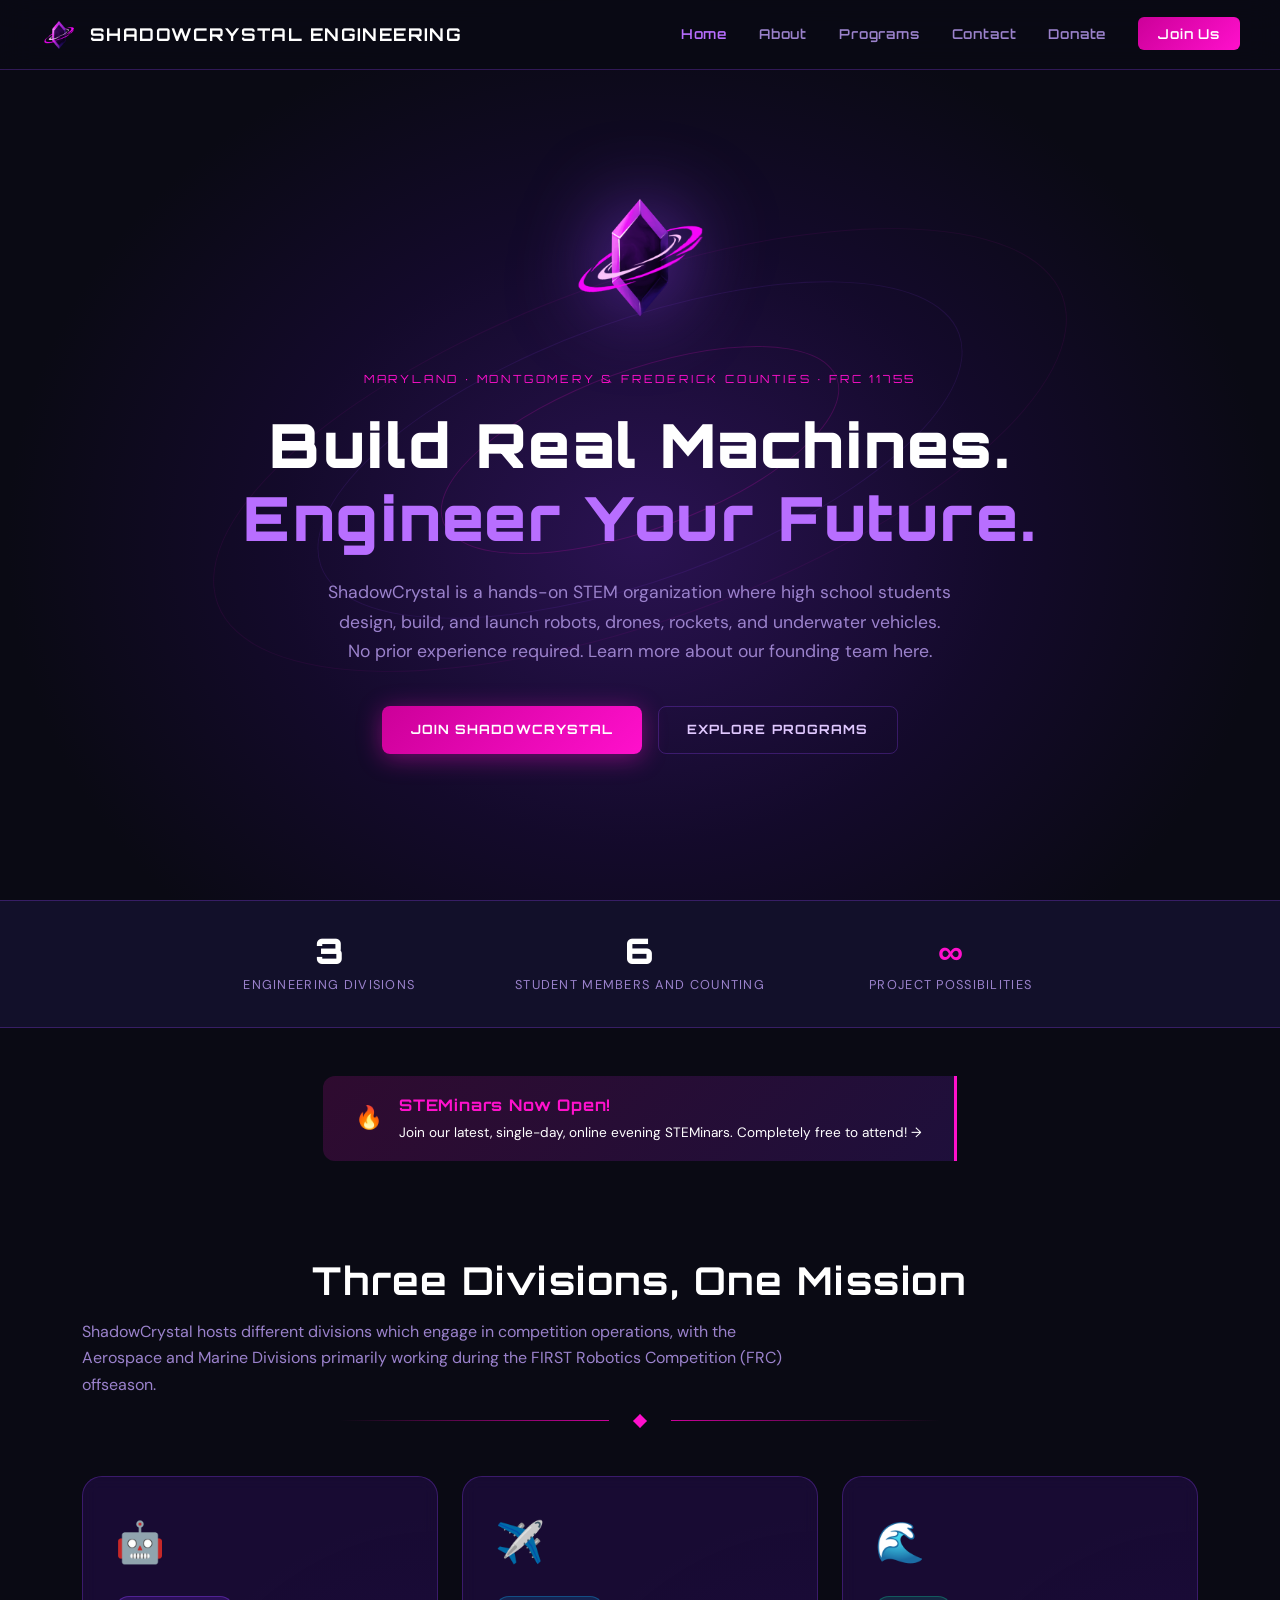
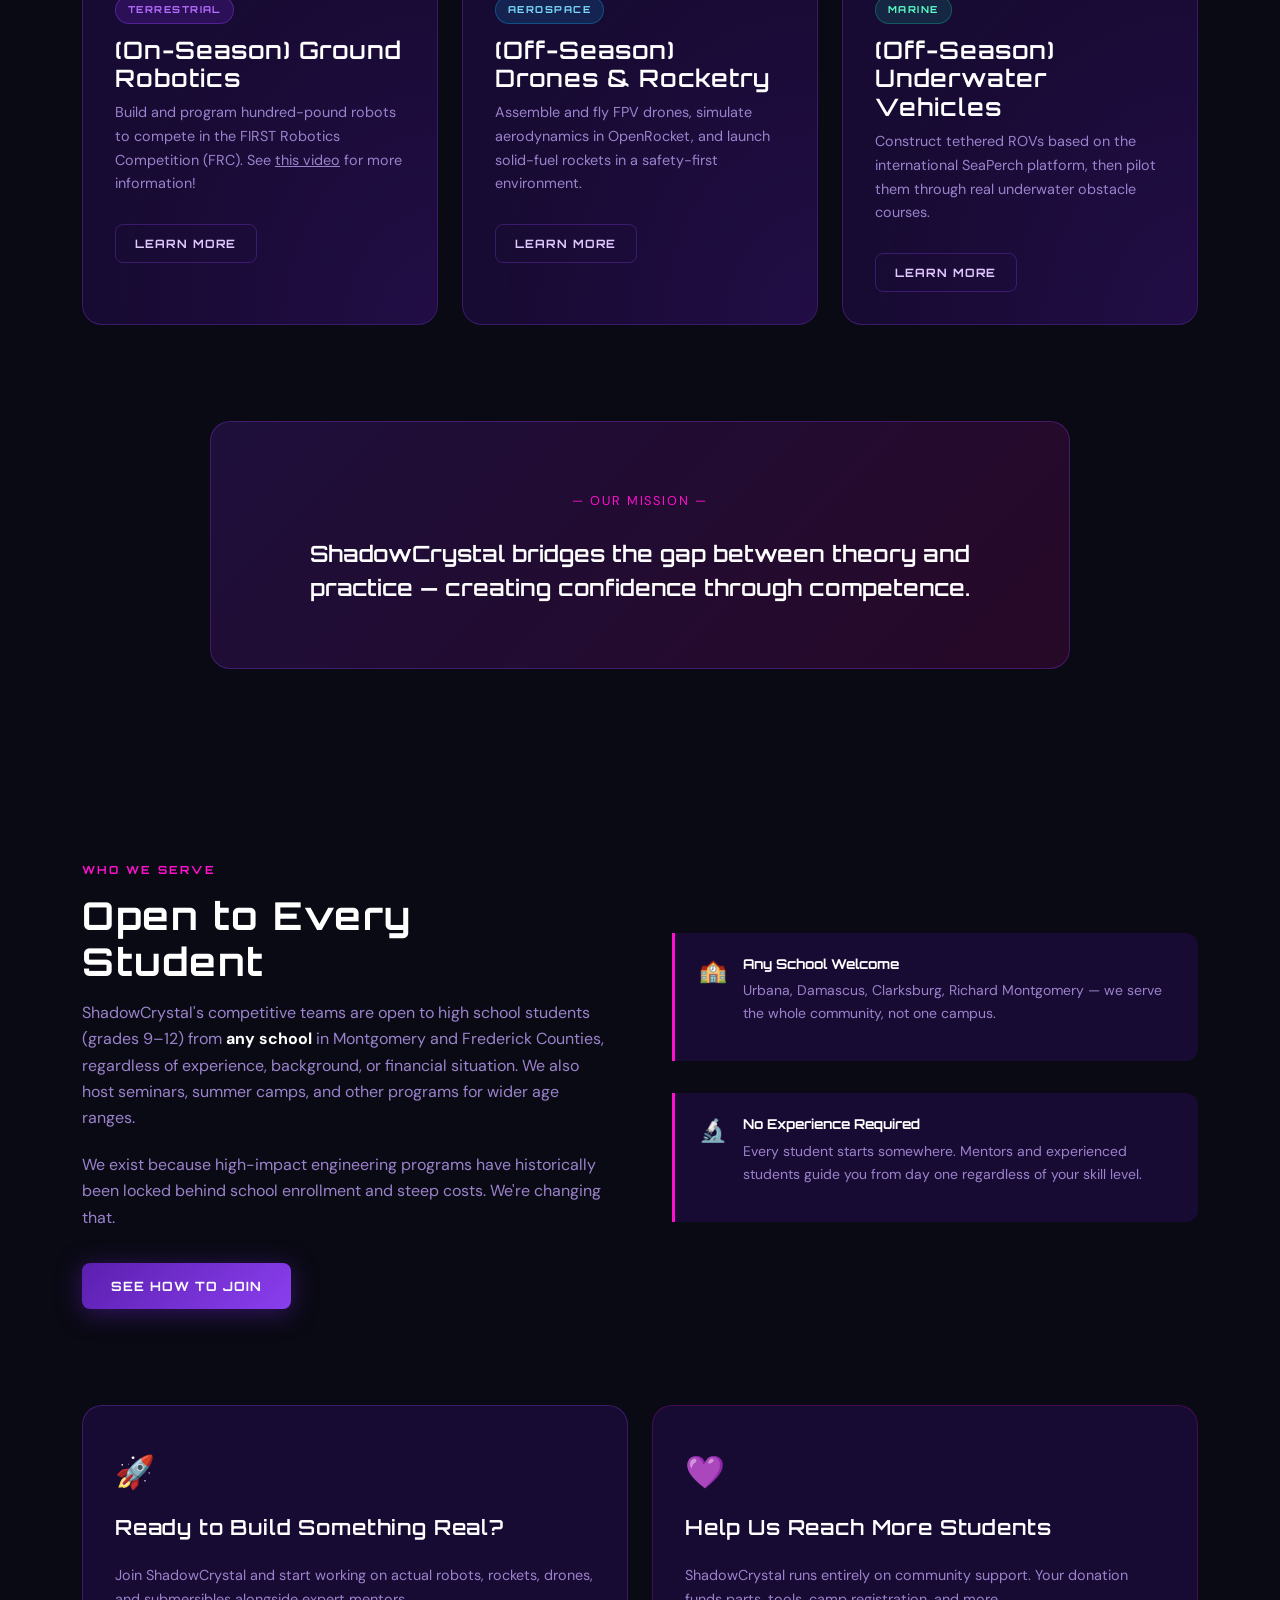
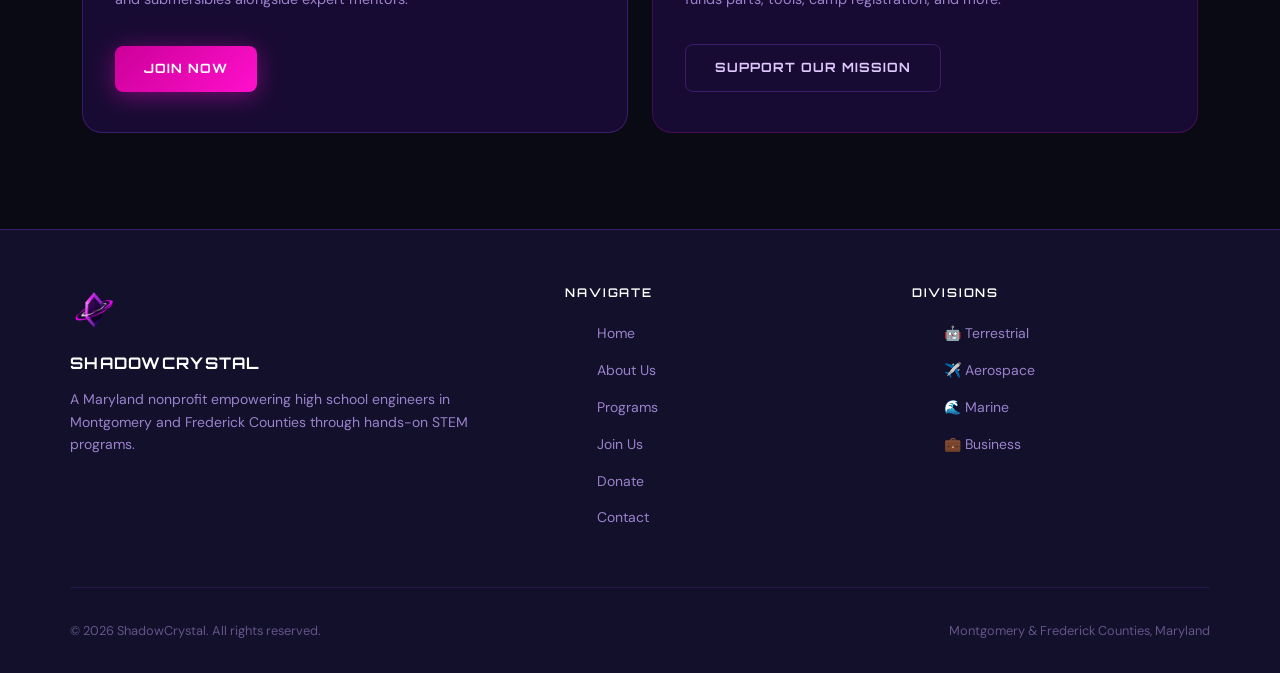
<file: index.html>
<!DOCTYPE html>
<html lang="en">
<head>
  <meta charset="UTF-8">
  <meta name="viewport" content="width=device-width, initial-scale=1.0">
  <title>ShadowCrystal·FRC Team 11755</title>
  <link href="https://cdn.jsdelivr.net/npm/bootstrap@5.3.8/dist/css/bootstrap.min.css" rel="stylesheet" integrity="sha384-sRIl4kxILFvY47J16cr9ZwB07vP4J8+LH7qKQnuqkuIAvNWLzeN8tE5YBujZqJLB" crossorigin="anonymous">
  <link rel="stylesheet" href="assets/style.css">

  <link rel="icon" type="image/x-icon" href="assets/faviconlogo.png">
  <style>
    /* ── Hero ── */
    .hero {
      position: relative;
      min-height: 100vh;
      display: flex;
      align-items: center;
      justify-content: center;
      text-align: center;
      padding: 8rem 2rem 6rem;
      overflow: hidden;
      background: radial-gradient(ellipse at 50% 60%, rgba(91,31,175,0.4) 0%, rgba(26,10,58,0.6) 40%, var(--void) 70%);
    }
    .hero-content { position: relative; z-index: 1; max-width: 860px; }
    .hero-logo {
      width: 160px;
      margin: 0 auto 2rem;
      filter: drop-shadow(0 0 40px rgba(139,63,239,0.7));
      animation: float 5s ease-in-out infinite;
    }
    @keyframes float {
      0%, 100% { transform: translateY(0); }
      50% { transform: translateY(-12px); }
    }
    .hero-eyebrow {
      font-family: 'Orbitron', sans-serif;
      font-size: 0.7rem;
      letter-spacing: 0.25em;
      text-transform: uppercase;
      color: var(--plasma);
      margin-bottom: 1.25rem;
    }
    .hero-title {
      color: var(--white);
      margin-bottom: 1.5rem;
    }
    .hero-title span { color: var(--crystal-glow); }
    .hero-sub {
      font-size: 1.1rem;
      max-width: 52ch;
      margin: 0 auto 2.5rem;
      color: var(--star-dim);
    }
    .hero-ctas { display: flex; gap: 1rem; justify-content: center; flex-wrap: wrap; }

    /* ── Orbit ring decoration ── */
    .orbit-ring {
      position: absolute;
      border-radius: 50%;
      border: 1px solid rgba(255,16,204,0.18);
      top: 50%; left: 50%;
      transform: translate(-50%, -50%) rotate(-20deg);
      pointer-events: none;
    }
    .orbit-ring-1 { width: 420px; height: 160px; }
    .orbit-ring-2 { width: 680px; height: 260px; border-color: rgba(139,63,239,0.12); }
    .orbit-ring-3 { width: 900px; height: 340px; border-color: rgba(255,16,204,0.07); }

    /* ── Stats band ── */
    .stats-band {
      background: var(--void-2);
      border-top: 1px solid var(--border);
      border-bottom: 1px solid var(--border);
      padding: 2rem;
    }
    .stats-inner {
      max-width: 900px;
      margin: 0 auto;
      display: grid;
      grid-template-columns: repeat(auto-fit, minmax(160px, 1fr));
      gap: 2rem;
      text-align: center;
    }
    .stat-number {
      font-family: 'Orbitron', sans-serif;
      font-size: 2.2rem;
      font-weight: 900;
      color: var(--white);
      line-height: 1;
    }
    .stat-number .accent { color: var(--plasma); }
    .stat-label { font-size: 0.8rem; color: var(--star-dim); margin-top: 0.35rem; text-transform: uppercase; letter-spacing: 0.1em; }

    /* ── Divisions preview ── */
    .division-card { position: relative; overflow: hidden; }
    .division-card::before {
      content: '';
      position: absolute;
      inset: 0;
      background: radial-gradient(ellipse at bottom right, rgba(91,31,175,0.15), transparent 65%);
      border-radius: var(--radius-lg);
      pointer-events: none;
    }
    .division-card > * {
        position: relative;
        z-index: 2;
    }
    .division-card h3 { color: var(--white); margin-bottom: 0.5rem; }
    .division-card p { font-size: 0.9rem; margin-bottom: 1.25rem; }

    /* ── Mission strip ── */
    .mission-strip {
      background: linear-gradient(135deg, rgba(91,31,175,0.25), rgba(204,0,153,0.15));
      border: 1px solid var(--border);
      border-radius: var(--radius-lg);
      padding: 3rem;
      text-align: center;
      max-width: 860px;
      margin: 0 auto;
      position: relative;
      overflow: hidden;
    }
    .mission-strip blockquote {
      font-family: 'Orbitron', sans-serif;
      font-size: clamp(1rem, 2.5vw, 1.4rem);
      font-weight: 600;
      color: var(--white);
      line-height: 1.5;
    }
    .mission-strip cite {
      display: block;
      font-family: 'DM Sans', sans-serif;
      font-style: normal;
      font-size: 0.8rem;
      color: var(--plasma);
      letter-spacing: 0.15em;
      text-transform: uppercase;
      margin-top: 1.25rem;
    }

    /* ── CTA section ── */
    .cta-grid {
      display: grid;
      grid-template-columns: repeat(auto-fit, minmax(300px, 1fr));
      gap: 1.5rem;
    }
    .cta-card {
      background: var(--card-bg);
      border: 1px solid var(--border);
      border-radius: var(--radius-lg);
      padding: 2.5rem 2rem;
      display: flex;
      flex-direction: column;
      gap: 1rem;
    }
    .cta-card h3 { color: var(--white); font-size: 1.3rem; }
    .cta-card p { font-size: 0.9rem; }
    .cta-card .btn { align-self: flex-start; margin-top: auto; }
  </style>
</head>
<body>

  <!-- Navigation -->
  <nav class="SCnav">
    <a href="index.html" class="nav-brand">
      <img src="assets/logo.png" alt="ShadowCrystal logo">
      <span class="nav-brand-name">SHADOWCRYSTAL ENGINEERING</span>
    </a>
    <button class="nav-toggle" aria-label="Toggle menu" onclick="document.querySelector('.nav-links').classList.toggle('open')">
      <span></span><span></span><span></span>
    </button>
    <ul class="nav-links mt-3">
      <li><a href="index.html" class="active">Home</a></li>
      <li><a href="about.html">About</a></li>
      <li><a href="programs.html">Programs</a></li>
      <li><a href="contact.html">Contact</a></li>
      <li><a href="donate.html">Donate</a></li>
      <li><a href="join.html" class="nav-cta">Join Us</a></li>
    </ul>
  </nav>

  <!-- Hero -->
  <section class="hero">
    <div class="starfield"></div>
    <div class="orbit-ring orbit-ring-1"></div>
    <div class="orbit-ring orbit-ring-2"></div>
    <div class="orbit-ring orbit-ring-3"></div>
    <div class="hero-content">
      <img src="assets/logo.png" alt="ShadowCrystal" class="hero-logo">
      <p class="hero-eyebrow text-center w-100 mx-auto">Maryland · Montgomery &amp; Frederick Counties · FRC 11755</p>

      
      <h1 class="hero-title">
        Build Real Machines.<br>
        <span>Engineer Your Future.</span>
      </h1>
      <p class="hero-sub">
        ShadowCrystal is a hands-on STEM organization where high school students design, build, and
        launch robots, drones, rockets, and underwater vehicles. <br>
        No prior experience required. Learn more about our founding team <a href="https://shadowcrystal.org/about.html#:~:text=learning%20environment%20%E2%80%94%20always.-,Founding%20Team,-FOUNDER">here</a>.
      </p>
      <div class="hero-ctas">
        <a href="join.html" class="btn btn-plasma">Join ShadowCrystal</a>
        <a href="programs.html" class="btn btn-ghost">Explore Programs</a>
      </div>
    </div>
  </section>

  <!-- Stats -->
  <div class="stats-band">
    <div class="stats-inner">
      <div>
        <div class="stat-number">3</div>
        <div class="stat-label">Engineering Divisions</div>
      </div>
      <div>
        <div class="stat-number">6</div>
        <div class="stat-label">Student Members and Counting</div>
      </div>
      <div>
        <div class="stat-number"><span class="accent">∞</span></div>
        <div class="stat-label">Project Possibilities</div>
      </div>
    </div>
  </div>

  <!-- Summer camp advertisement -->
  <section style="padding: 3rem 2rem 0 2rem;">
    <div class="container text-center">
      <a href="programs.html#summer-camps" style="display: inline-block;">
        <div class="value-pill" style="border-left: none; border-right: 3px solid var(--plasma); border-radius: var(--radius) 0 0 var(--radius); margin: 0 auto; display: inline-flex; align-items: center; background: linear-gradient(135deg, rgba(255,16,204,0.15), rgba(91,31,175,0.25)); padding: 1rem 2rem;">
          <span class="value-pill-icon">🔥</span>
          <div class="text-start">
            <div class="value-pill-title" style="color: var(--plasma); font-size: 1rem; letter-spacing: 0.05em;">STEMinars Now Open!</div>
            <p style="font-size: 0.85rem; margin: 0; color: var(--white);">Join our latest, single-day, online evening STEMinars. Completely free to attend! &rarr;</p>
          </div>
        </div>
      </a>
    </div>
  </section>

  <!-- Divisions Preview -->
  <section>
    <div class="container">
      <h2 class="section-title text-center">Three Divisions, One Mission</h2>
      <p>ShadowCrystal hosts different divisions which engage in competition operations, with the Aerospace and Marine Divisions primarily working during the FIRST Robotics Competition (FRC) offseason.</p>
      <div class="orbital-divider"><div class="orbital-gem"></div></div>
      <div class="SCcard-grid SCcard-grid-3">

        <div class="SCcard division-card">
          <div class="division-icon">🤖</div>
          <span class="division-tag tag-terrestrial">Terrestrial</span>
          <h3>(On-Season) Ground Robotics</h3>
          <p>Build and program hundred-pound robots to compete in the FIRST Robotics Competition (FRC). See <u><a href="https://www.youtube.com/watch?v=Jd29kzjclV0">this video</a></u> for more information!</p>
          <a href="programs.html#terrestrial" class="btn btn-ghost" style="font-size:0.72rem; padding:0.6rem 1.2rem; margin-top:0.5rem;">Learn More</a>
        </div>

        <div class="SCcard division-card">
          <div class="division-icon">✈️</div>
          <span class="division-tag tag-aerospace">Aerospace</span>
          <h3>(Off-Season) Drones &amp; Rocketry</h3>
          <p>Assemble and fly FPV drones, simulate aerodynamics in OpenRocket, and launch solid-fuel rockets in a safety-first environment.</p>
          <a href="programs.html#aerospace" class="btn btn-ghost" style="font-size:0.72rem; padding:0.6rem 1.2rem; margin-top:0.5rem;">Learn More</a>
        </div>

        <div class="SCcard division-card">
          <div class="division-icon">🌊</div>
          <span class="division-tag tag-marine">Marine</span>
          <h3>(Off-Season) Underwater Vehicles</h3>
          <p>Construct tethered ROVs based on the international SeaPerch platform, then pilot them through real underwater obstacle courses.</p>
          <a href="programs.html#marine" class="btn btn-ghost" style="font-size:0.72rem; padding:0.6rem 1.2rem; margin-top:0.5rem;">Learn More</a>
        </div>

      </div>
    </div>
  </section>

  <!-- Mission Quote -->
  <section style="padding-top: 0;">
    <div class="container">
      <div class="mission-strip">
        <cite>— Our Mission —</cite>
        <br>
        <blockquote>
          ShadowCrystal bridges the gap between theory and practice — creating confidence through competence.
        </blockquote>
      </div>
    </div>
  </section>

  <!-- Who We Serve -->
  <section>
    <div class="container-lg">
      <div style="display: grid; grid-template-columns: 1fr 1fr; gap: 4rem; align-items: center;">
        <div>
          <p class="section-label">Who We Serve</p>
          <h2 class="section-title">Open to Every Student</h2>
          <p style="margin-bottom: 1.25rem;">
            ShadowCrystal's competitive teams are open to high school students (grades 9–12) from <strong style="color:var(--white)">any school</strong> in 
            Montgomery and Frederick Counties, regardless of experience, background, or financial situation. We also host seminars, summer camps, and other programs for wider age ranges.
          </p>
          <p style="margin-bottom: 2rem;">
            We exist because high-impact engineering programs have historically been locked behind school
            enrollment and steep costs. We're changing that.
          </p>
          <a href="join.html" class="btn btn-primary">See How to Join</a>
        </div>
        <div style="display: flex; flex-direction: column; gap: 1rem;">
          <div class="value-pill">
            <span class="value-pill-icon">🏫</span>
            <div>
              <div class="value-pill-title">Any School Welcome</div>
              <p style="font-size:0.875rem; max-width:none;">Urbana, Damascus, Clarksburg, Richard Montgomery — we serve the whole community, not one campus.</p>
            </div>
          </div>
          <div class="value-pill">
            <span class="value-pill-icon">🔬</span>
            <div>
              <div class="value-pill-title">No Experience Required</div>
              <p style="font-size:0.875rem; max-width:none;">Every student starts somewhere. Mentors and experienced students guide you from day one regardless of your skill level.</p>
            </div>
          </div>
        </div>
      </div>
    </div>
  </section>

  <!-- CTA Split -->
  <section style="padding-top: 0;">
    <div class="container-lg">
      <div class="cta-grid">
        <div class="cta-card">
          <span style="font-size:2rem;">🚀</span>
          <h3>Ready to Build Something Real?</h3>
          <p>Join ShadowCrystal and start working on actual robots, rockets, drones, and submersibles alongside expert mentors.</p>
          <a href="join.html" class="btn btn-plasma">Join Now</a>
        </div>
        <div class="cta-card" style="border-color: rgba(255,16,204,0.2);">
          <span style="font-size:2rem;">💜</span>
          <h3>Help Us Reach More Students</h3>
          <p>ShadowCrystal runs entirely on community support. Your donation funds parts, tools, camp registration, and more.</p>
          <a href="donate.html" class="btn btn-ghost">Support Our Mission</a>
        </div>
      </div>
    </div>
  </section>

  <!-- Footer -->
  <footer>
    <div class="footer-inner">
      <div class="footer-brand">
        <img src="assets/logo.png" alt="ShadowCrystal">
        <div class="footer-brand-name">SHADOWCRYSTAL</div>
        <p class="footer-desc">A Maryland nonprofit empowering high school engineers in Montgomery and Frederick Counties through hands-on STEM programs.</p>
      </div>
      <div class="footer-col">
        <h4>Navigate</h4>
        <ul>
          <li><a href="index.html">Home</a></li>
          <li><a href="about.html">About Us</a></li>
          <li><a href="programs.html">Programs</a></li>
          <li><a href="join.html">Join Us</a></li>
          <li><a href="donate.html">Donate</a></li>
          <li><a href="contact.html">Contact</a></li>
        </ul>
      </div>
      <div class="footer-col">
        <h4>Divisions</h4>
        <ul>
          <li><a href="programs.html#terrestrial">🤖 Terrestrial</a></li>
          <li><a href="programs.html#aerospace">✈️ Aerospace</a></li>
          <li><a href="programs.html#marine">🌊 Marine</a></li>
          <li><a href="programs.html#business">💼 Business</a></li>
        </ul>
      </div>
    </div>
    <div class="footer-bottom">
      <span>© 2026 ShadowCrystal. All rights reserved.</span>
      <span>Montgomery &amp; Frederick Counties, Maryland</span>
    </div>
  </footer>

  <script src="https://cdn.jsdelivr.net/npm/bootstrap@5.3.8/dist/js/bootstrap.bundle.min.js" integrity="sha384-FKyoEForCGlyvwx9Hj09JcYn3nv7wiPVlz7YYwJrWVcXK/BmnVDxM+D2scQbITxI" crossorigin="anonymous"></script>

</body>
</html>
</file>
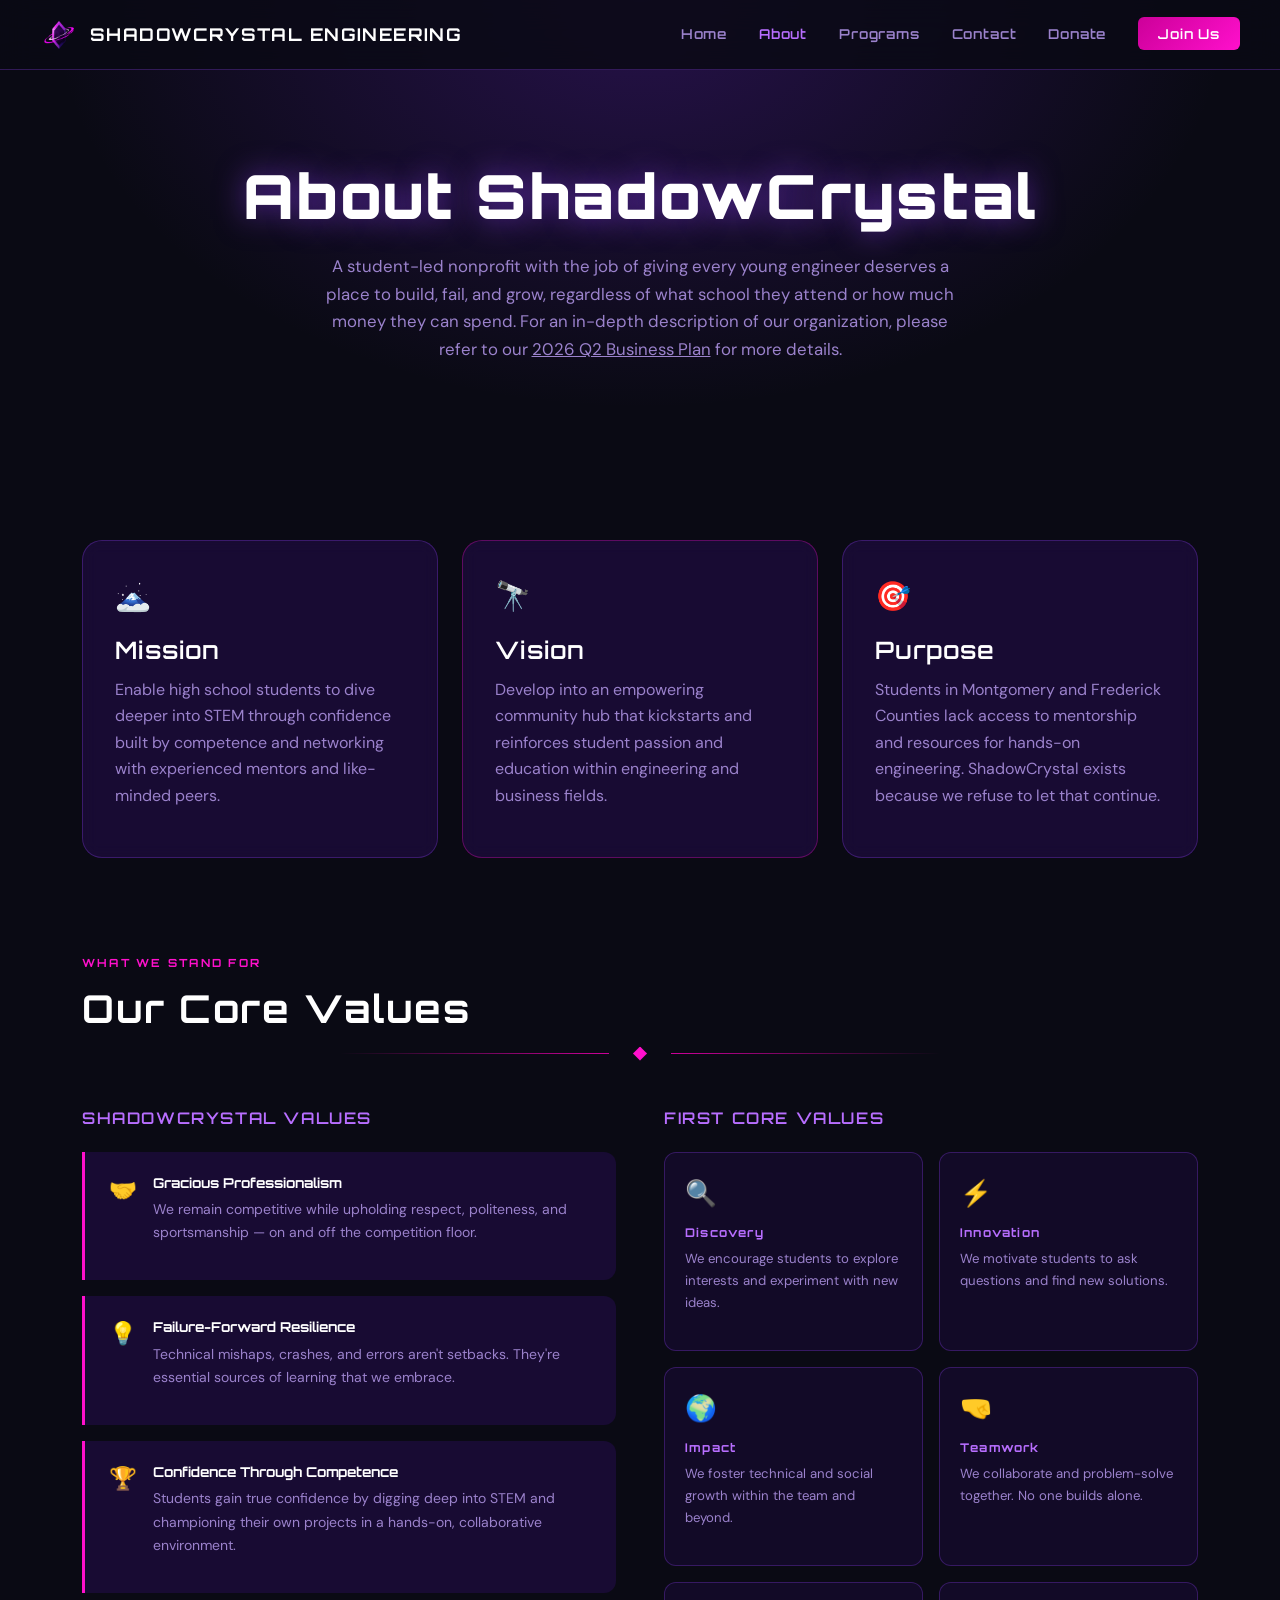
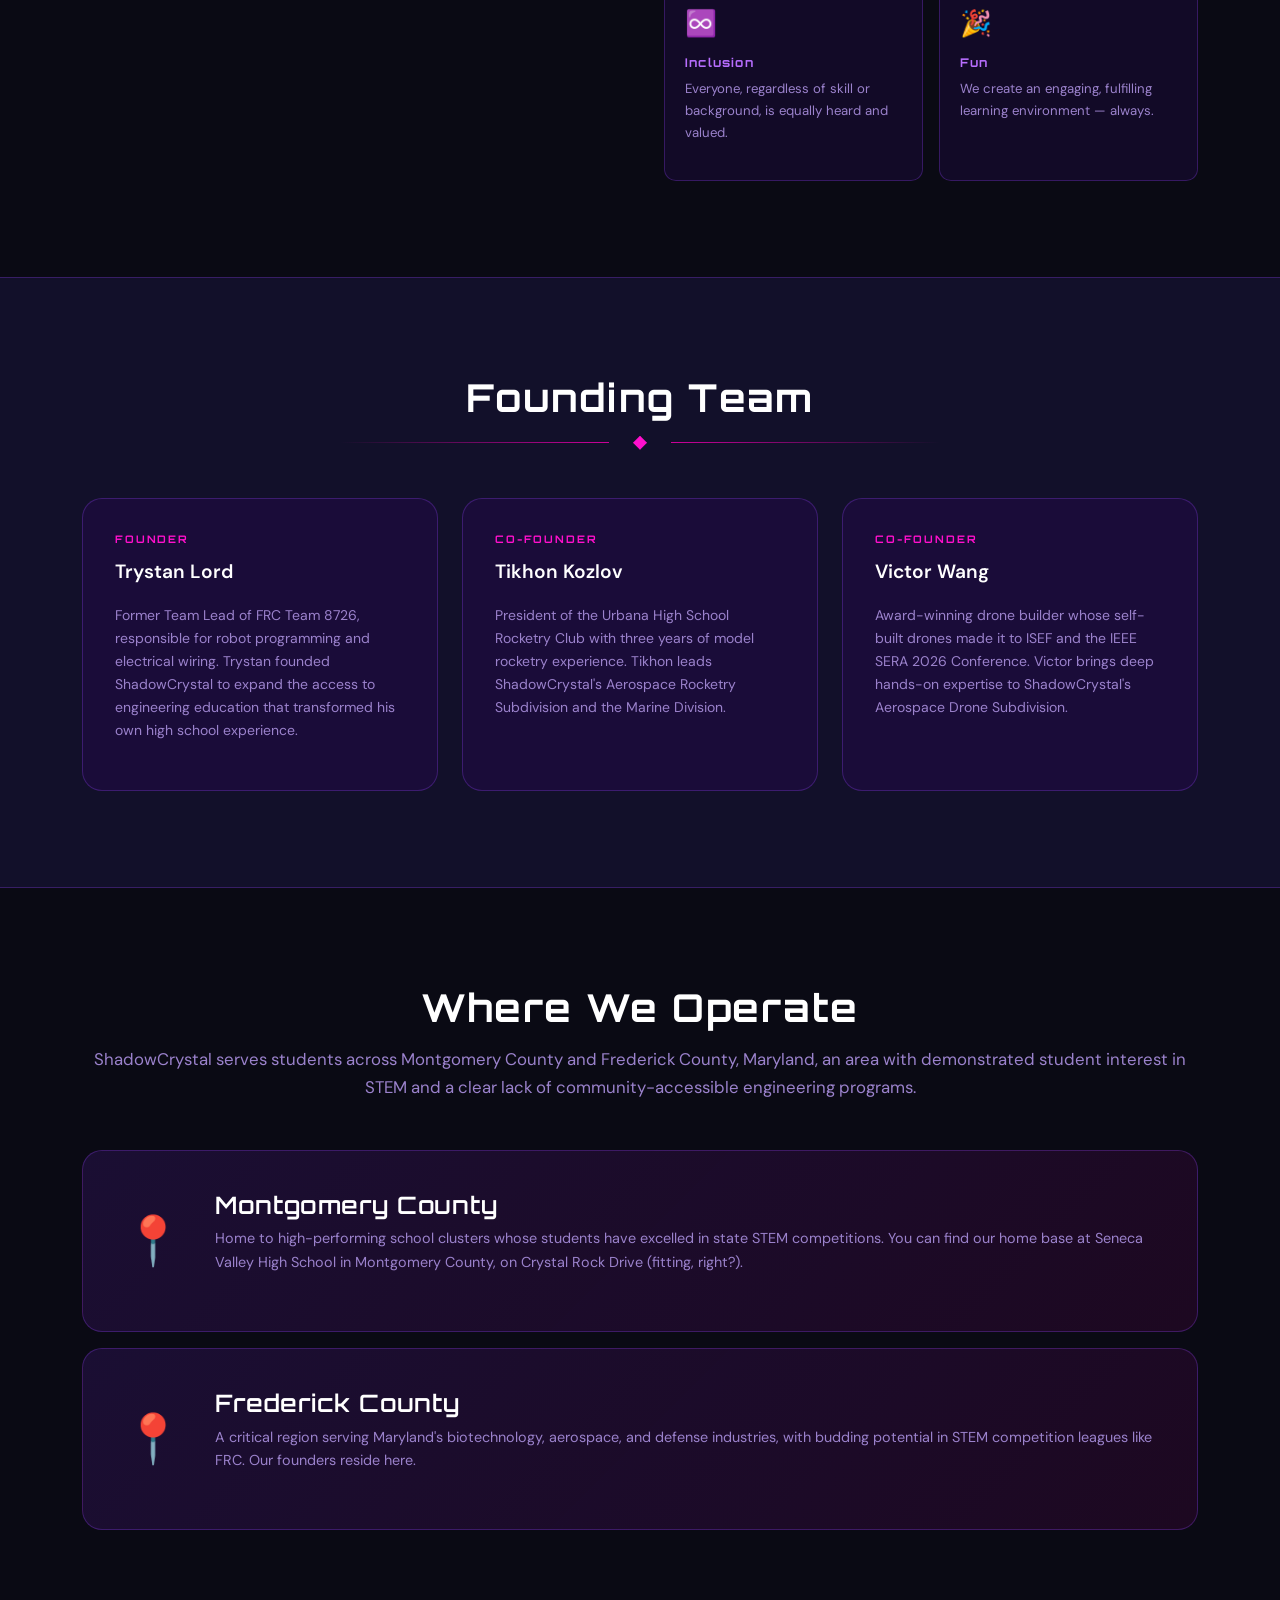
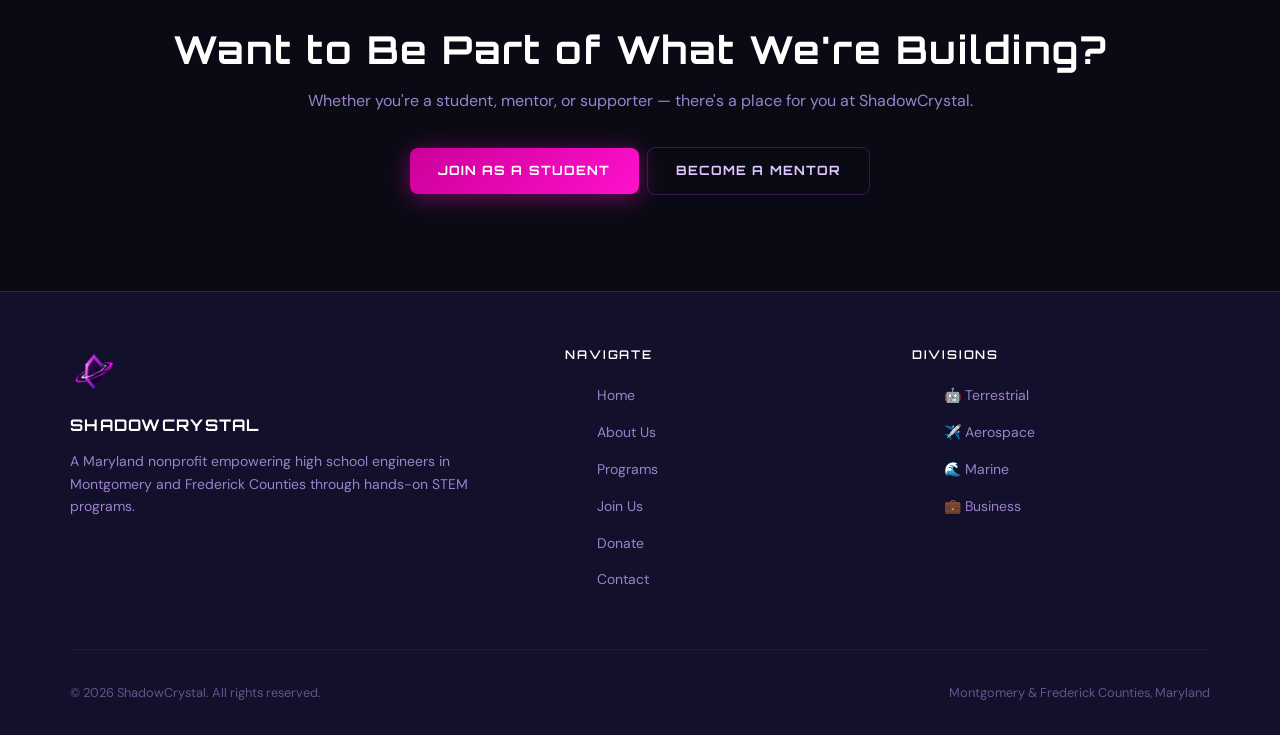
<file: about.html>
<!DOCTYPE html>
<html lang="en">
<head>
  <meta charset="UTF-8">
  <meta name="viewport" content="width=device-width, initial-scale=1.0">
  <title>About Us — ShadowCrystal</title>
  <link href="https://cdn.jsdelivr.net/npm/bootstrap@5.3.8/dist/css/bootstrap.min.css" rel="stylesheet" integrity="sha384-sRIl4kxILFvY47J16cr9ZwB07vP4J8+LH7qKQnuqkuIAvNWLzeN8tE5YBujZqJLB" crossorigin="anonymous">
  <link rel="stylesheet" href="assets/style.css">
  <link rel="icon" type="image/x-icon" href="assets/faviconlogo.png">
  <style>
    /* ── Founder Cards ── */
    .founder-card {
      background: var(--card-bg);
      border: 1px solid var(--border);
      border-radius: var(--radius-lg);
      padding: 2rem;
      display: flex;
      flex-direction: column;
      gap: 0.5rem;
      transition: border-color 0.2s, transform 0.2s;
    }
    .founder-card:hover { border-color: var(--crystal-glow); transform: translateY(-4px); }
    .founder-role {
      font-family: 'Orbitron', sans-serif;
      font-size: 0.65rem;
      letter-spacing: 0.18em;
      text-transform: uppercase;
      color: var(--plasma);
      font-weight: 700;
    }
    .founder-name { font-size: 1.2rem; color: var(--white); font-weight: 600; }
    .founder-card p { font-size: 0.875rem; margin-top: 0.5rem; }

    /* ── FIRST Values grid ── */
    .first-grid {
      display: grid;
      grid-template-columns: repeat(auto-fit, minmax(200px, 1fr));
      gap: 1rem;
    }
    .first-card {
      background: rgba(26,10,58,0.5);
      border: 1px solid var(--border);
      border-radius: var(--radius);
      padding: 1.25rem;
    }
    .first-card-icon { font-size: 1.6rem; margin-bottom: 0.5rem; }
    .first-card-name { font-family: 'Orbitron', sans-serif; font-size: 0.75rem; font-weight: 700; color: var(--crystal-glow); letter-spacing: 0.1em; margin-bottom: 0.35rem; }
    .first-card p { font-size: 0.825rem; max-width: none; }

    /* ── Map strip ── */
    .region-strip {
      background: linear-gradient(135deg, rgba(91,31,175,0.2), rgba(204,0,153,0.1));
      border: 1px solid var(--border);
      border-radius: var(--radius-lg);
      padding: 2.5rem;
      display: flex;
      align-items: center;
      gap: 2rem;
    }
    .region-icon { font-size: 3rem; flex-shrink: 0; }
    .region-strip h3 { color: var(--white); margin-bottom: 0.5rem; }
    .region-strip p { font-size: 0.9rem; max-width: none; }
  </style>
</head>
<body>

  <!-- Navigation -->
  <nav class="SCnav">
    <a href="index.html" class="nav-brand">
      <img src="assets/logo.png" alt="ShadowCrystal logo">
      <span class="nav-brand-name">SHADOWCRYSTAL ENGINEERING</span>
    </a>
    <button class="nav-toggle" aria-label="Toggle menu" onclick="document.querySelector('.nav-links').classList.toggle('open')">
      <span></span><span></span><span></span>
    </button>
    <ul class="nav-links mt-3">
      <li><a href="index.html">Home</a></li>
      <li><a href="about.html" class="active">About</a></li>
      <li><a href="programs.html">Programs</a></li>
      <li><a href="contact.html">Contact</a></li>
      <li><a href="donate.html">Donate</a></li>
      <li><a href="join.html" class="nav-cta">Join Us</a></li>
    </ul>
  </nav>

  <!-- Page Hero -->
  <div class="page-hero">
    <div class="starfield"></div>
    <div class="container">
      <h1 class="text-white glow-purple">About ShadowCrystal</h1>
      <p style="max-width:54ch; margin:1.25rem auto 0; font-size:1.05rem;">
        A student-led nonprofit with the job of giving every young engineer deserves a place to build, fail, and grow, regardless of what school they attend or how much money they can spend. For an in-depth description of our organization, please refer to our <u><a href="https://docs.google.com/document/d/1zZ9J6f8qvYNPJyLucOREj7aFHBapUJH3YTCOA5NLmpU/edit?usp=sharing">2026 Q2 Business Plan</a></u> for more details.
      </p>
    </div>
  </div>

  <!-- Mission / Vision / Purpose -->
  <section>
    <div class="container">
      <div class="SCcard-grid SCcard-grid-3">
        <div class="SCcard">
          <div style="font-size:1.8rem; margin-bottom:1rem;">🗻</div>
          <h3 style="color:var(--white); margin-bottom:0.75rem;">Mission</h3>
          <p>Enable high school students to dive deeper into STEM through confidence built by competence and networking with experienced mentors and like-minded peers.</p>
        </div>
        <div class="SCcard" style="border-color: rgba(255,16,204,0.3);">
          <div style="font-size:1.8rem; margin-bottom:1rem;">🔭</div>
          <h3 style="color:var(--white); margin-bottom:0.75rem;">Vision</h3>
          <p>Develop into an empowering community hub that kickstarts and reinforces student passion and education within engineering and business fields.</p>
        </div>
        <div class="SCcard">
          <div style="font-size:1.8rem; margin-bottom:1rem;">🎯</div>
          <h3 style="color:var(--white); margin-bottom:0.75rem;">Purpose</h3>
          <p>Students in Montgomery and Frederick Counties lack access to mentorship and resources for hands-on engineering. ShadowCrystal exists because we refuse to let that continue.</p>
        </div>
      </div>
    </div>
  </section>

  <!-- Core Values -->
  <section style="padding-top: 0;">
    <div class="container">
      <p class="section-label">What We Stand For</p>
      <h2 class="section-title">Our Core Values</h2>
      <div class="orbital-divider"><div class="orbital-gem"></div></div>

      <div style="display: grid; grid-template-columns: 1fr 1fr; gap: 3rem; align-items: start;">
        <div>
          <h3 style="color:var(--crystal-glow); font-size:1rem; margin-bottom:1.5rem; font-family:'Orbitron',sans-serif; letter-spacing:0.1em;">SHADOWCRYSTAL VALUES</h3>
          <div class="value-pill">
            <span class="value-pill-icon">🤝</span>
            <div>
              <div class="value-pill-title">Gracious Professionalism</div>
              <p style="font-size:0.875rem; max-width:none;">We remain competitive while upholding respect, politeness, and sportsmanship — on and off the competition floor.</p>
            </div>
          </div>
          <div class="value-pill">
            <span class="value-pill-icon">💡</span>
            <div>
              <div class="value-pill-title">Failure-Forward Resilience</div>
              <p style="font-size:0.875rem; max-width:none;">Technical mishaps, crashes, and errors aren't setbacks. They're essential sources of learning that we embrace.</p>
            </div>
          </div>
          <div class="value-pill">
            <span class="value-pill-icon">🏆</span>
            <div>
              <div class="value-pill-title">Confidence Through Competence</div>
              <p style="font-size:0.875rem; max-width:none;">Students gain true confidence by digging deep into STEM and championing their own projects in a hands-on, collaborative environment.</p>
            </div>
          </div>
        </div>

        <div>
          <h3 style="color:var(--crystal-glow); font-size:1rem; margin-bottom:1.5rem; font-family:'Orbitron',sans-serif; letter-spacing:0.1em;">FIRST CORE VALUES</h3>
          <div class="first-grid">
            <div class="first-card">
              <div class="first-card-icon">🔍</div>
              <div class="first-card-name">Discovery</div>
              <p>We encourage students to explore interests and experiment with new ideas.</p>
            </div>
            <div class="first-card">
              <div class="first-card-icon">⚡</div>
              <div class="first-card-name">Innovation</div>
              <p>We motivate students to ask questions and find new solutions.</p>
            </div>
            <div class="first-card">
              <div class="first-card-icon">🌍</div>
              <div class="first-card-name">Impact</div>
              <p>We foster technical and social growth within the team and beyond.</p>
            </div>
            <div class="first-card">
              <div class="first-card-icon">🤜</div>
              <div class="first-card-name">Teamwork</div>
              <p>We collaborate and problem-solve together. No one builds alone.</p>
            </div>
            <div class="first-card">
              <div class="first-card-icon">♾️</div>
              <div class="first-card-name">Inclusion</div>
              <p>Everyone, regardless of skill or background, is equally heard and valued.</p>
            </div>
            <div class="first-card">
              <div class="first-card-icon">🎉</div>
              <div class="first-card-name">Fun</div>
              <p>We create an engaging, fulfilling learning environment — always.</p>
            </div>
          </div>
        </div>
      </div>
    </div>
  </section>

  <!-- Founding Team -->
  <section style="background: var(--void-2); border-top: 1px solid var(--border); border-bottom: 1px solid var(--border);">
    <div class="container">
      <h2 class="section-title text-center">Founding Team</h2>
      <div class="orbital-divider"><div class="orbital-gem"></div></div>
      <div class="SCcard-grid SCcard-grid-3">

        <div class="founder-card">
          <div class="founder-role">Founder</div>
          <div class="founder-name">Trystan Lord</div>
          <p>Former Team Lead of FRC Team 8726, responsible for robot programming and electrical wiring. Trystan founded ShadowCrystal to expand the access to engineering education that transformed his own high school experience.</p>
        </div>

        <div class="founder-card">
          <div class="founder-role">Co-Founder</div>
          <div class="founder-name">Tikhon Kozlov</div>
          <p>President of the Urbana High School Rocketry Club with three years of model rocketry experience. Tikhon leads ShadowCrystal's Aerospace Rocketry Subdivision and the Marine Division.</p>
        </div>

        <div class="founder-card">
          <div class="founder-role">Co-Founder</div>
          <div class="founder-name">Victor Wang</div>
          <p>Award-winning drone builder whose self-built drones made it to ISEF and the IEEE SERA 2026 Conference. Victor brings deep hands-on expertise to ShadowCrystal's Aerospace Drone Subdivision.</p>
        </div>

      </div>
    </div>
  </section>

  <!-- Where We Operate -->
  <section>
    <div class="container">
      <h2 class="section-title text-center">Where We Operate</h2>
      <p class="section-subtitle text-center w-100 mx-auto" style="max-width: 100%;">ShadowCrystal serves students across Montgomery County and Frederick County, Maryland, an area with demonstrated student interest in STEM and a clear lack of community-accessible engineering programs.</p>
      <div style="display: flex; flex-direction: column; gap: 1rem;">
        <div class="region-strip">
          <div class="region-icon">📍</div>
          <div>
            <h3>Montgomery County</h3>
            <p>Home to high-performing school clusters whose students have excelled in state STEM competitions. You can find our home base at Seneca Valley High School in Montgomery County, on Crystal Rock Drive (fitting, right?).</p>
          </div>
        </div>
        <div class="region-strip">
          <div class="region-icon">📍</div>
          <div>
            <h3>Frederick County</h3>
            <p>A critical region serving Maryland's biotechnology, aerospace, and defense industries, with budding potential in STEM competition leagues like FRC. Our founders reside here.</p>
          </div>
        </div>
      </div>
    </div>
  </section>

  <!-- CTA -->
  <section style="padding-top: 0; text-align: center;">
    <div class="container">
      <h2 class="section-title text-white">Want to Be Part of What We're Building?</h2>
      <p style="margin: 1rem auto 2rem;">Whether you're a student, mentor, or supporter — there's a place for you at ShadowCrystal.</p>
      <div class="flex-center gap-2">
        <a href="join.html" class="btn btn-plasma">Join as a Student</a>
        <a href="contact.html" class="btn btn-ghost">Become a Mentor</a>
      </div>
    </div>
  </section>

  <!-- Footer -->
  <footer>
    <div class="footer-inner">
      <div class="footer-brand">
        <img src="assets/logo.png" alt="ShadowCrystal">
        <div class="footer-brand-name">SHADOWCRYSTAL</div>
        <p class="footer-desc">A Maryland nonprofit empowering high school engineers in Montgomery and Frederick Counties through hands-on STEM programs.</p>
      </div>
      <div class="footer-col">
        <h4>Navigate</h4>
        <ul>
          <li><a href="index.html">Home</a></li>
          <li><a href="about.html">About Us</a></li>
          <li><a href="programs.html">Programs</a></li>
          <li><a href="join.html">Join Us</a></li>
          <li><a href="donate.html">Donate</a></li>
          <li><a href="contact.html">Contact</a></li>
        </ul>
      </div>
      <div class="footer-col">
        <h4>Divisions</h4>
        <ul>
          <li><a href="programs.html#terrestrial">🤖 Terrestrial</a></li>
          <li><a href="programs.html#aerospace">✈️ Aerospace</a></li>
          <li><a href="programs.html#marine">🌊 Marine</a></li>
          <li><a href="programs.html#business">💼 Business</a></li>
        </ul>
      </div>
    </div>
    <div class="footer-bottom">
      <span>© 2026 ShadowCrystal. All rights reserved.</span>
      <span>Montgomery &amp; Frederick Counties, Maryland</span>
    </div>
  </footer>

  <script src="https://cdn.jsdelivr.net/npm/bootstrap@5.3.8/dist/js/bootstrap.bundle.min.js" integrity="sha384-FKyoEForCGlyvwx9Hj09JcYn3nv7wiPVlz7YYwJrWVcXK/BmnVDxM+D2scQbITxI" crossorigin="anonymous"></script>


</body>
</html>
</file>
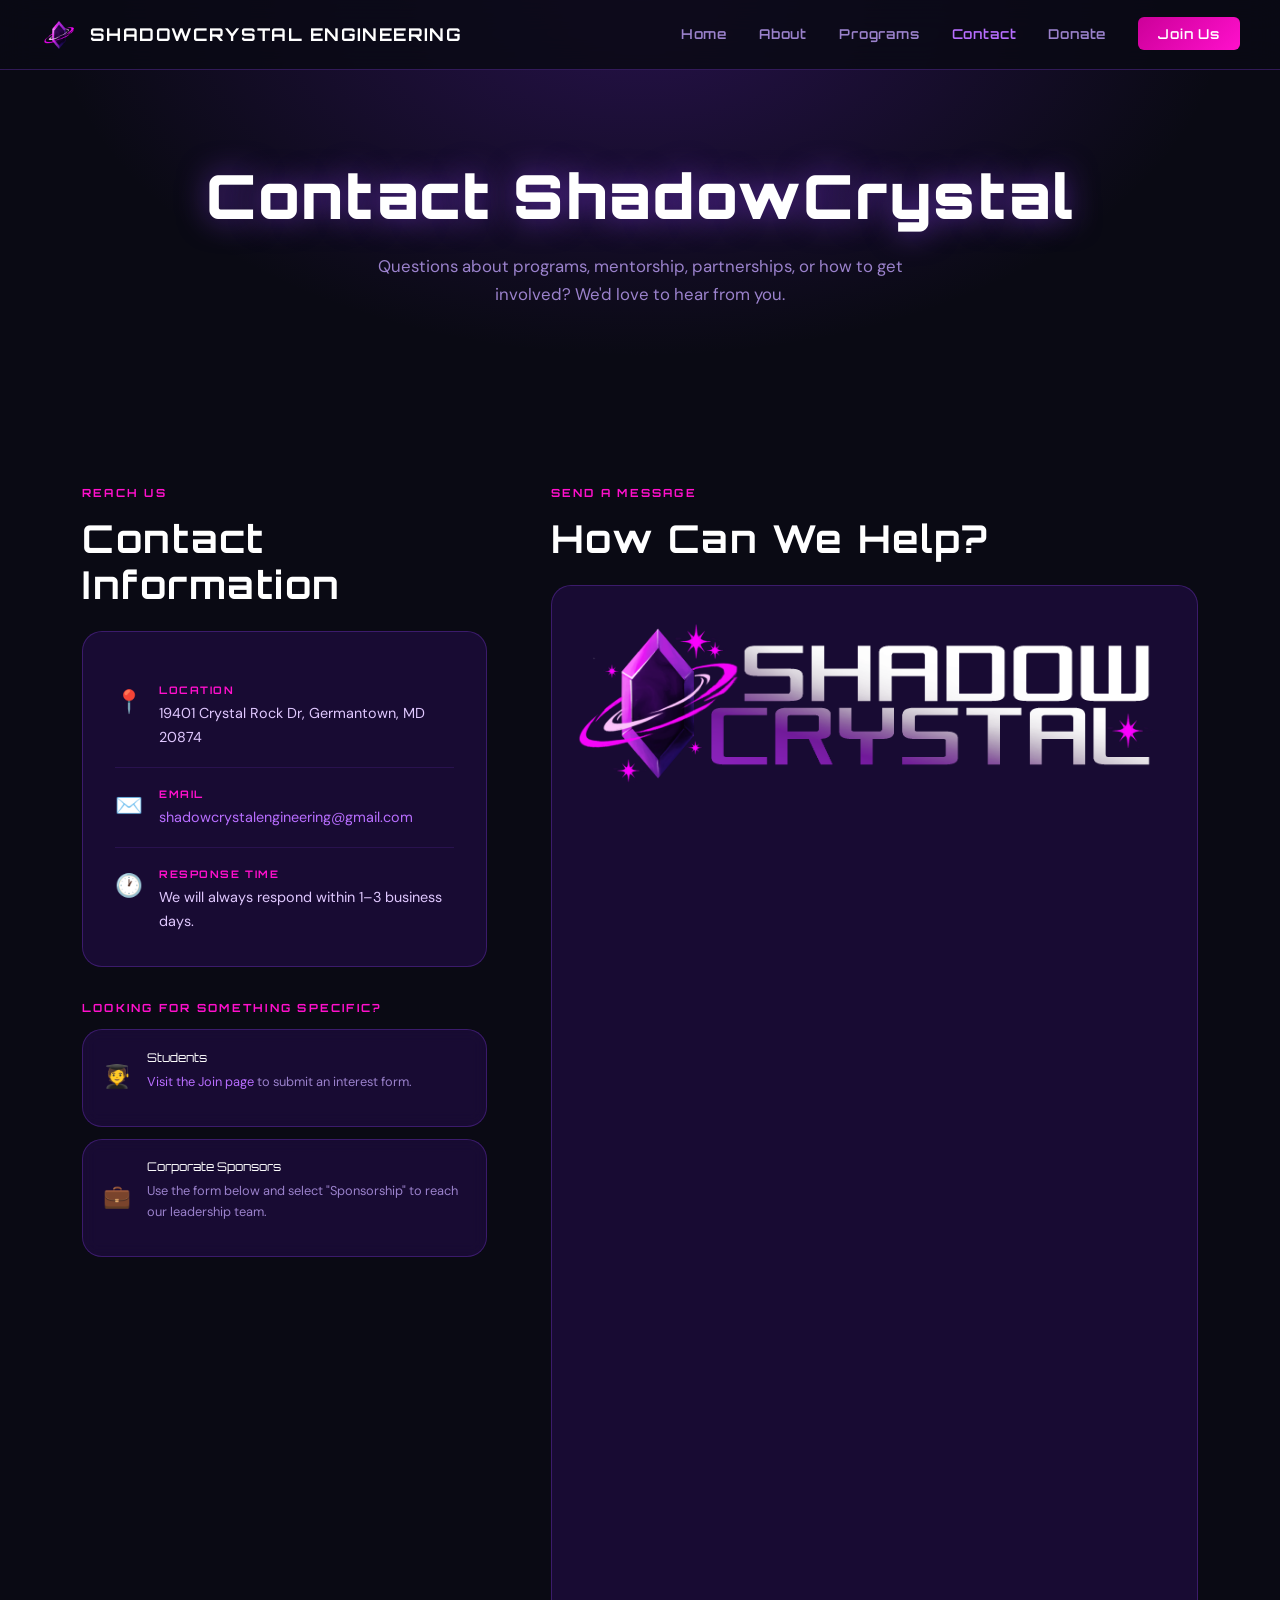
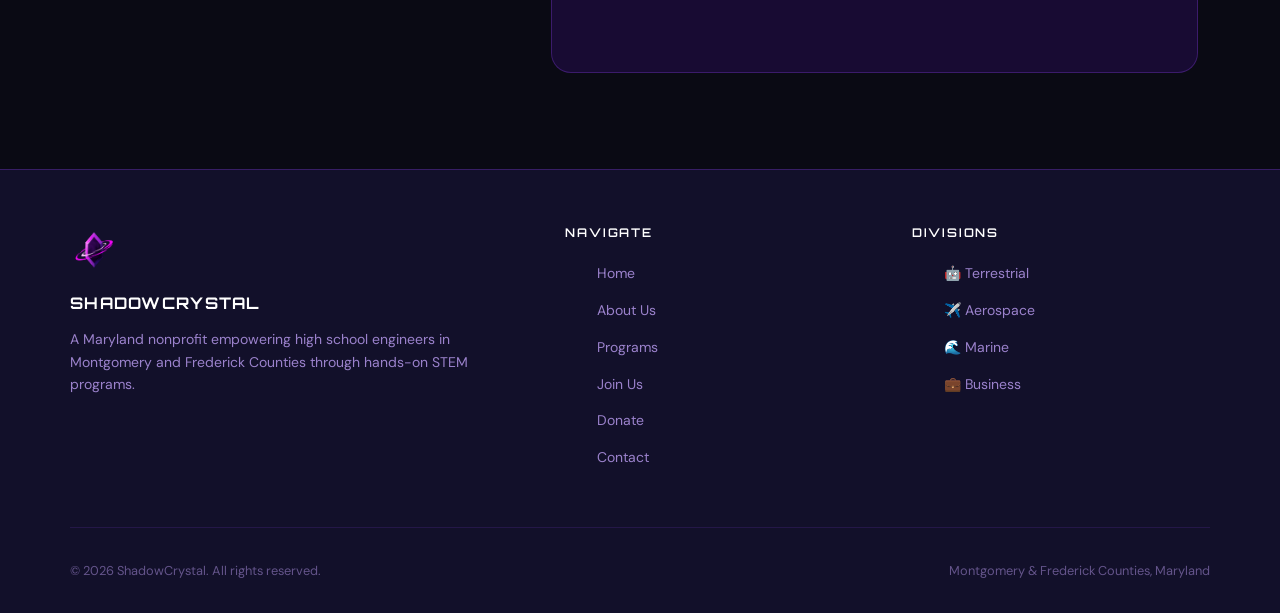
<file: contact.html>
<!DOCTYPE html>
<html lang="en">
<head>
  <meta charset="UTF-8">
  <meta name="viewport" content="width=device-width, initial-scale=1.0">
  <title>Contact — ShadowCrystal</title>
  <link href="https://cdn.jsdelivr.net/npm/bootstrap@5.3.8/dist/css/bootstrap.min.css" rel="stylesheet" integrity="sha384-sRIl4kxILFvY47J16cr9ZwB07vP4J8+LH7qKQnuqkuIAvNWLzeN8tE5YBujZqJLB" crossorigin="anonymous">
  <link rel="stylesheet" href="assets/style.css">
  <link rel="icon" type="image/x-icon" href="assets/faviconlogo.png">
  <style>
    .contact-grid {
      display: grid;
      grid-template-columns: 1fr 1.6fr;
      gap: 4rem;
      align-items: start;
    }
    @media (max-width: 768px) { .contact-grid { grid-template-columns: 1fr; gap: 2.5rem; } }

    .contact-info-card {
      background: var(--card-bg);
      border: 1px solid var(--border);
      border-radius: var(--radius-lg);
      padding: 2rem;
    }
    .contact-row {
      display: flex;
      align-items: flex-start;
      gap: 1rem;
      padding: 1.1rem 0;
      border-bottom: 1px solid rgba(139,63,239,0.15);
    }
    .contact-row:last-child { border-bottom: none; padding-bottom: 0; }
    .contact-row-icon { font-size: 1.4rem; flex-shrink: 0; margin-top: 2px; }
    .contact-row-label { font-family:'Orbitron',sans-serif; font-size:0.65rem; letter-spacing:0.15em; text-transform:uppercase; color:var(--plasma); font-weight:700; margin-bottom:0.2rem; }
    .contact-row-value { color:var(--star); font-size:0.9rem; }
    .contact-row-value a { color:var(--crystal-glow); }
    .contact-row-value a:hover { color:var(--white); }

    .contact-form {
      background: var(--card-bg);
      border: 1px solid var(--border);
      border-radius: var(--radius-lg);
      padding: 2.5rem;
    }
    @media (max-width: 480px) { .contact-form { padding: 1.75rem 1.25rem; } }

    .reason-chips { display:flex; flex-wrap:wrap; gap:0.5rem; margin-top:0.25rem; }
    .reason-chip {
      background: rgba(26,10,58,0.8);
      border: 1px solid var(--border);
      border-radius: 100px;
      padding: 0.4rem 0.9rem;
      font-size: 0.78rem;
      color: var(--star-dim);
      cursor: pointer;
      transition: all 0.18s;
      font-family: 'DM Sans', sans-serif;
    }
    .reason-chip:hover, .reason-chip.selected {
      border-color: var(--plasma);
      color: var(--plasma);
      background: var(--plasma-soft);
    }
  </style>
</head>
<body>

  <!-- Navigation -->
  <nav class="SCnav">
    <a href="index.html" class="nav-brand">
      <img src="assets/logo.png" alt="ShadowCrystal logo">
      <span class="nav-brand-name">SHADOWCRYSTAL ENGINEERING</span>
    </a>
    <button class="nav-toggle" aria-label="Toggle menu" onclick="document.querySelector('.nav-links').classList.toggle('open')">
      <span></span><span></span><span></span>
    </button>
    <ul class="nav-links mt-3">
      <li><a href="index.html">Home</a></li>
      <li><a href="about.html">About</a></li>
      <li><a href="programs.html">Programs</a></li>
      <li><a href="contact.html" class="active">Contact</a></li>
      <li><a href="donate.html">Donate</a></li>
      <li><a href="join.html" class="nav-cta">Join Us</a></li>
    </ul>
  </nav>

  <!-- Page Hero -->
  <div class="page-hero">
    <div class="starfield"></div>
    <div class="container">
      <h1 class="text-white glow-purple">Contact ShadowCrystal</h1>
      <p style="max-width:50ch; margin:1.25rem auto 0; font-size:1.05rem;">
        Questions about programs, mentorship, partnerships, or how to get involved? We'd love to hear from you.
      </p>
    </div>
  </div>

  <!-- Contact Body -->
  <section>
    <div class="container">
      <div class="contact-grid">

        <!-- Left: Info -->
        <div>
          <p class="section-label">Reach Us</p>
          <h2 class="section-title" style="margin-bottom:1.5rem;">Contact Information</h2>

          <div class="contact-info-card">
            <div class="contact-row">
              <div class="contact-row-icon">📍</div>
              <div>
                <div class="contact-row-label">Location</div>
                <div class="contact-row-value">19401 Crystal Rock Dr, Germantown, MD 20874</div>
              </div>
            </div>
            <div class="contact-row">
              <div class="contact-row-icon">✉️</div>
              <div>
                <div class="contact-row-label">Email</div>
                <div class="contact-row-value"><a href="mailto:shadowcrystalengineering@gmail.com">shadowcrystalengineering@gmail.com</a></div>
              </div>
            </div>
            <div class="contact-row">
              <div class="contact-row-icon">🕐</div>
              <div>
                <div class="contact-row-label">Response Time</div>
                <div class="contact-row-value">We will always respond within 1–3 business days.</div>
              </div>
            </div>
          </div>

          <div style="margin-top:2rem;">
            <p class="section-label">Looking for Something Specific?</p>
            <div style="display:flex; flex-direction:column; gap:0.75rem; margin-top:0.5rem;">
              <div class="SCcard" style="padding:1.1rem 1.25rem; display:flex; align-items:center; gap:1rem;">
                <span style="font-size:1.4rem;">🧑‍🎓</span>
                <div>
                  <div style="font-family:'Orbitron',sans-serif; font-size:0.75rem; color:var(--white); margin-bottom:0.2rem;">Students</div>
                  <p style="font-size:0.8rem; max-width:none;"><a href="join.html" style="color:var(--crystal-glow);">Visit the Join page</a> to submit an interest form.</p>
                </div>
              </div>
              <div class="SCcard" style="padding:1.1rem 1.25rem; display:flex; align-items:center; gap:1rem;">
                <span style="font-size:1.4rem;">💼</span>
                <div>
                  <div style="font-family:'Orbitron',sans-serif; font-size:0.75rem; color:var(--white); margin-bottom:0.2rem;">Corporate Sponsors</div>
                  <p style="font-size:0.8rem; max-width:none;">Use the form below and select "Sponsorship" to reach our leadership team.</p>
                </div>
              </div>
              <!-- <div class="SCcard" style="padding:1.1rem 1.25rem; display:flex; align-items:center; gap:1rem;">
                <span style="font-size:1.4rem;">💜</span>
                <div>
                  <div style="font-family:'Orbitron',sans-serif; font-size:0.75rem; color:var(--white); margin-bottom:0.2rem;">Individual Donors</div>
                  <p style="font-size:0.8rem; max-width:none;"><a href="donate.html" style="color:var(--crystal-glow);">Visit the Donate page</a> to contribute directly.</p>
                </div>
              </div> -->
            </div>
          </div>
        </div>

        <!-- Right: Form -->
        <div>
          <p class="section-label">Send a Message</p>
          <h2 class="section-title" style="margin-bottom:1.5rem;">How Can We Help?</h2>
          <div class="contact-form" style="padding: 1rem; overflow: hidden;">
            
            <img src="assets/logoAndName.png" alt="">
            <iframe 
              src="https://docs.google.com/forms/d/e/1FAIpQLSeUQs5Kbenn44beshV5H0XH91ZSrAADeaksrhuspnRoNWBS6A/viewform?embedded=true" 
              width="100%" 
              height="850" 
              frameborder="0" 
              marginheight="0" 
              marginwidth="0"
              style="border: none; background: transparent; display: block;">
              Loading…
            </iframe>

          </div>
        </div>

      </div>
    </div>
  </section>

  <!-- Footer -->
  <footer>
    <div class="footer-inner">
      <div class="footer-brand">
        <img src="assets/logo.png" alt="ShadowCrystal">
        <div class="footer-brand-name">SHADOWCRYSTAL</div>
        <p class="footer-desc">A Maryland nonprofit empowering high school engineers in Montgomery and Frederick Counties through hands-on STEM programs.</p>
      </div>
      <div class="footer-col">
        <h4>Navigate</h4>
        <ul>
          <li><a href="index.html">Home</a></li>
          <li><a href="about.html">About Us</a></li>
          <li><a href="programs.html">Programs</a></li>
          <li><a href="join.html">Join Us</a></li>
          <li><a href="donate.html">Donate</a></li>
          <li><a href="contact.html">Contact</a></li>
        </ul>
      </div>
      <div class="footer-col">
        <h4>Divisions</h4>
        <ul>
          <li><a href="programs.html#terrestrial">🤖 Terrestrial</a></li>
          <li><a href="programs.html#aerospace">✈️ Aerospace</a></li>
          <li><a href="programs.html#marine">🌊 Marine</a></li>
          <li><a href="programs.html#business">💼 Business</a></li>
        </ul>
      </div>
    </div>
    <div class="footer-bottom">
      <span>© 2026 ShadowCrystal. All rights reserved.</span>
      <span>Montgomery &amp; Frederick Counties, Maryland</span>
    </div>
  </footer>

  <script src="https://cdn.jsdelivr.net/npm/bootstrap@5.3.8/dist/js/bootstrap.bundle.min.js" integrity="sha384-FKyoEForCGlyvwx9Hj09JcYn3nv7wiPVlz7YYwJrWVcXK/BmnVDxM+D2scQbITxI" crossorigin="anonymous"></script>


</body>
</html>
</file>
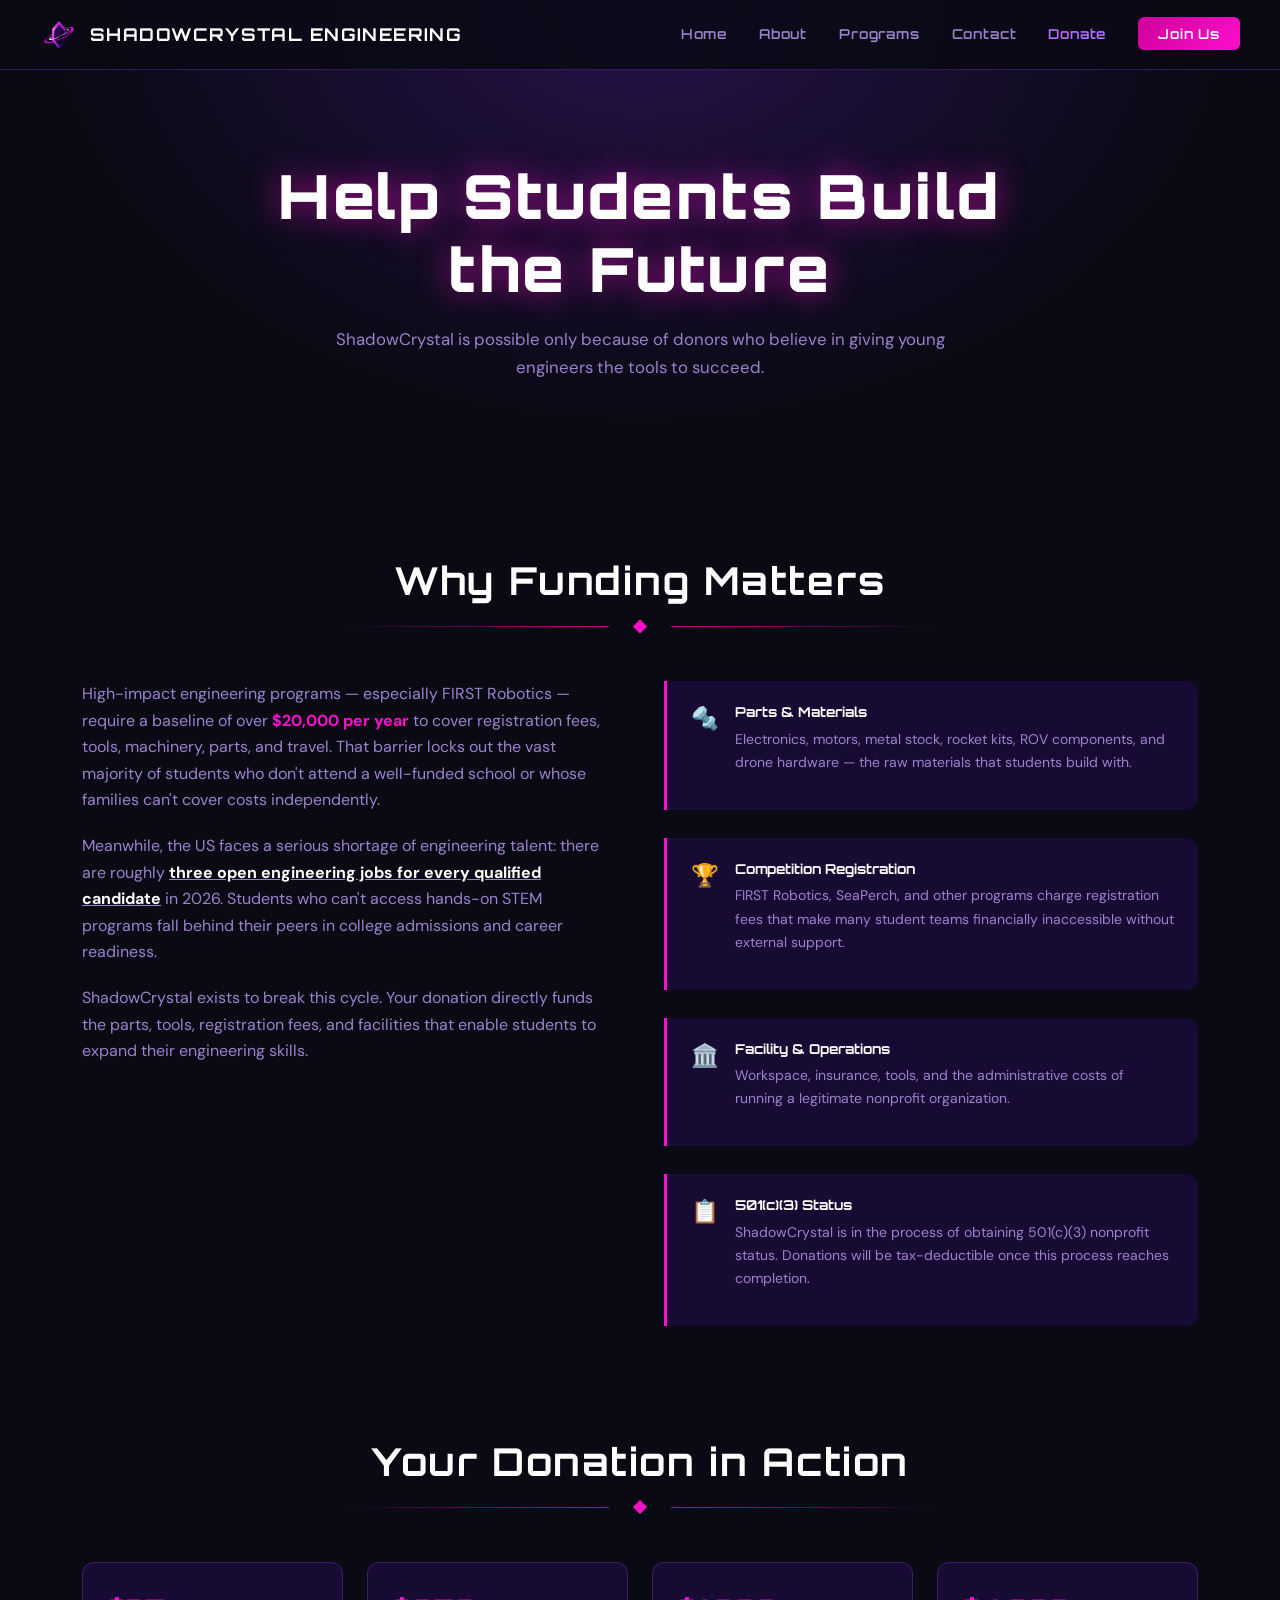
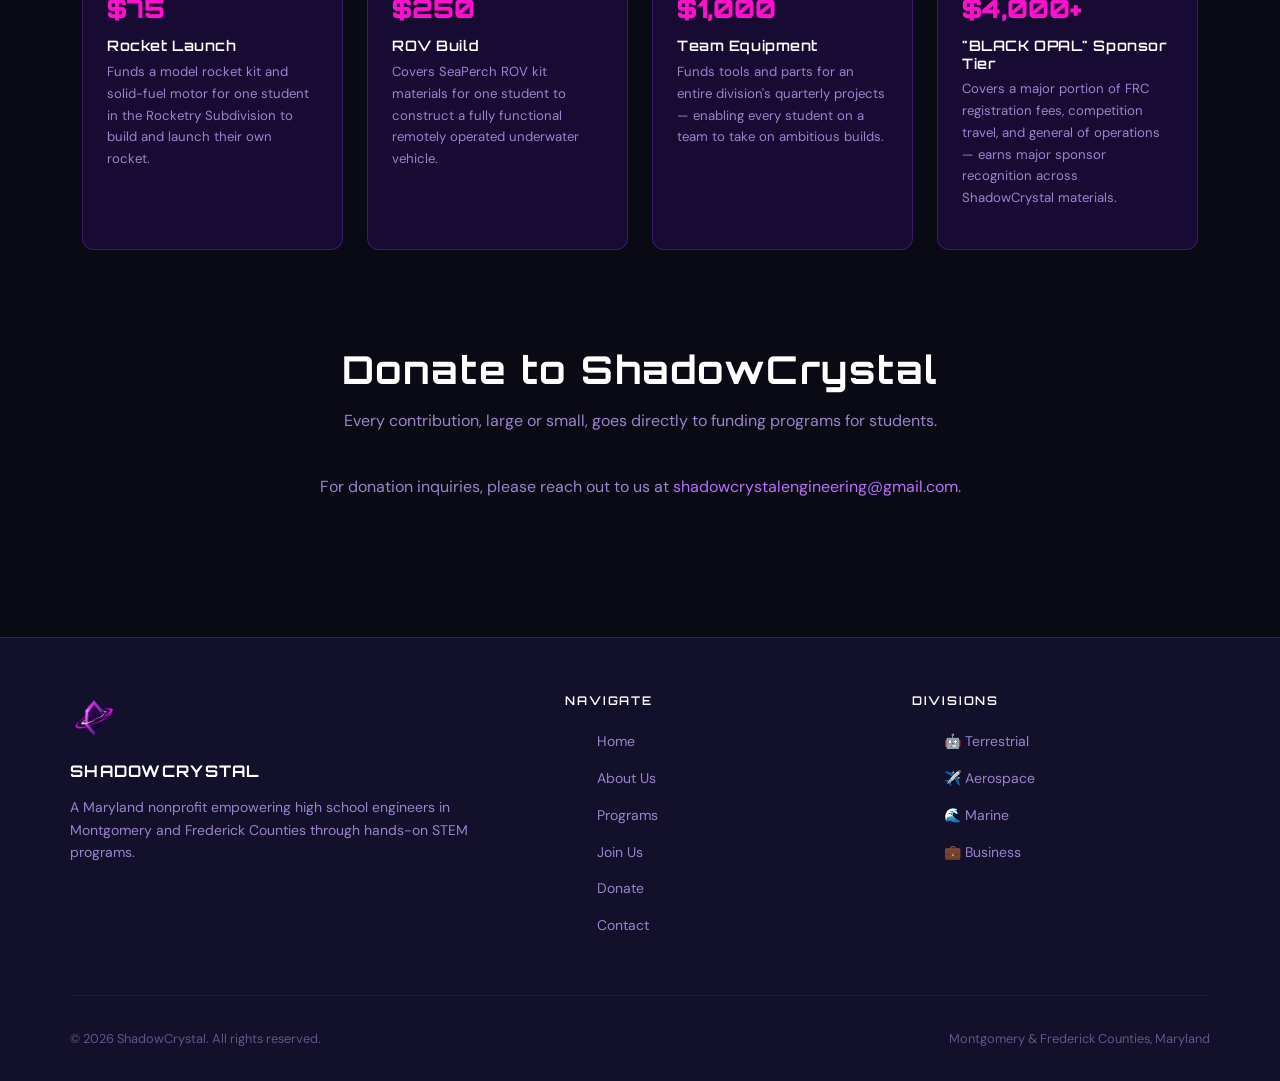
<file: donate.html>
<!DOCTYPE html>
<html lang="en">
<head>
  <meta charset="UTF-8">
  <meta name="viewport" content="width=device-width, initial-scale=1.0">
  <title>Donate — ShadowCrystal</title>
  <link href="https://cdn.jsdelivr.net/npm/bootstrap@5.3.8/dist/css/bootstrap.min.css" rel="stylesheet" integrity="sha384-sRIl4kxILFvY47J16cr9ZwB07vP4J8+LH7qKQnuqkuIAvNWLzeN8tE5YBujZqJLB" crossorigin="anonymous">
  <link rel="stylesheet" href="assets/style.css">
  <link rel="icon" type="image/x-icon" href="assets/faviconlogo.png">
  <style>
    /* ── Donation amounts ── */
    .donate-amounts {
      display: grid;
      grid-template-columns: repeat(auto-fit, minmax(160px, 1fr));
      gap: 1rem;
      margin-bottom: 2rem;
    }
    .amount-btn {
      background: rgba(26,10,58,0.6);
      border: 1px solid var(--border);
      border-radius: var(--radius);
      padding: 1.25rem 1rem;
      text-align: center;
      cursor: pointer;
      transition: all 0.2s;
      color: var(--white);
    }
    .amount-btn:hover, .amount-btn.selected {
      border-color: var(--plasma);
      background: var(--plasma-soft);
      box-shadow: 0 0 16px rgba(255,16,204,0.2);
    }
    .amount-value {
      font-family: 'Orbitron', sans-serif;
      font-size: 1.5rem;
      font-weight: 900;
      color: var(--white);
      line-height: 1;
      margin-bottom: 0.4rem;
    }
    .amount-label { font-size: 0.75rem; color: var(--star-dim); }

    /* ── Impact cards ── */
    .impact-card {
      background: var(--card-bg);
      border: 1px solid var(--border);
      border-radius: var(--radius);
      padding: 1.5rem;
    }
    .impact-amount {
      font-family: 'Orbitron', sans-serif;
      font-size: 1.6rem;
      font-weight: 900;
      color: var(--plasma);
      margin-bottom: 0.5rem;
    }
    .impact-card h4 { color: var(--white); font-size: 0.9rem; margin-bottom: 0.4rem; }
    .impact-card p  { font-size: 0.825rem; max-width: none; }

    /* ── Donate form ── */
    .donate-form {
      background: var(--card-bg);
      border: 1px solid var(--border);
      border-radius: var(--radius-lg);
      padding: 3rem;
      max-width: 600px;
      margin: 0 auto;
    }
    @media (max-width: 600px) { .donate-form { padding: 2rem 1.5rem; } }
  </style>
</head>
<body>

  <!-- Navigation -->
  <nav class="SCnav">
    <a href="index.html" class="nav-brand">
      <img src="assets/logo.png" alt="ShadowCrystal logo">
      <span class="nav-brand-name">SHADOWCRYSTAL ENGINEERING</span>
    </a>
    <button class="nav-toggle" aria-label="Toggle menu" onclick="document.querySelector('.nav-links').classList.toggle('open')">
      <span></span><span></span><span></span>
    </button>
    <ul class="nav-links mt-3">
      <li><a href="index.html">Home</a></li>
      <li><a href="about.html">About</a></li>
      <li><a href="programs.html">Programs</a></li>
      <li><a href="contact.html">Contact</a></li>
      <li><a href="donate.html" class="active">Donate</a></li>
      <li><a href="join.html" class="nav-cta">Join Us</a></li>
    </ul>
  </nav>

  <!-- Page Hero -->
  <div class="page-hero">
    <div class="starfield"></div>
    <div class="container">
      <h1 class="text-white glow-plasma">Help Students Build<br>the Future</h1>
      <p style="max-width:52ch; margin:1.25rem auto 0; font-size:1.05rem;">
        ShadowCrystal is possible only because of donors who believe in giving young engineers the tools to succeed.
      </p>
    </div>
  </div>

  <!-- Why it matters -->
  <section>
    <div class="container">
      <h2 class="section-title text-center">Why Funding Matters</h2>
      <div class="orbital-divider"><div class="orbital-gem"></div></div>

      <div style="display:grid; grid-template-columns: 1fr 1fr; gap: 3rem; align-items:start;">
        <div>
          <p style="font-size:1rem; margin-bottom:1.25rem;">High-impact engineering programs — especially FIRST Robotics — require a baseline of over <strong style="color:var(--plasma);">$20,000 per year</strong> to cover registration fees, tools, machinery, parts, and travel. That barrier locks out the vast majority of students who don't attend a well-funded school or whose families can't cover costs independently.</p>
          <p style="font-size:1rem; margin-bottom:1.25rem;">Meanwhile, the US faces a serious shortage of engineering talent: there are roughly <a target="_blank" style="text-decoration: underline;" href = "https://addisongroup.com/insights/engineering-hiring-trends-workforce-planning-guide-2026/"><strong style="color:var(--white);">three open engineering jobs for every qualified candidate</strong></a> in 2026. Students who can't access hands-on STEM programs fall behind their peers in college admissions and career readiness.</p>
          <p style="font-size:1rem;">ShadowCrystal exists to break this cycle. Your donation directly funds the parts, tools, registration fees, and facilities that enable students to expand their engineering skills.</p>
        </div>
        <div style="display:flex; flex-direction:column; gap:0.75rem;">
          <div class="value-pill">
            <span class="value-pill-icon">🔩</span>
            <div>
              <div class="value-pill-title">Parts &amp; Materials</div>
              <p style="font-size:0.875rem; max-width:none;">Electronics, motors, metal stock, rocket kits, ROV components, and drone hardware — the raw materials that students build with.</p>
            </div>
          </div>
          <div class="value-pill">
            <span class="value-pill-icon">🏆</span>
            <div>
              <div class="value-pill-title">Competition Registration</div>
              <p style="font-size:0.875rem; max-width:none;">FIRST Robotics, SeaPerch, and other programs charge registration fees that make many student teams financially inaccessible without external support.</p>
            </div>
          </div>
          <div class="value-pill">
            <span class="value-pill-icon">🏛️</span>
            <div>
              <div class="value-pill-title">Facility &amp; Operations</div>
              <p style="font-size:0.875rem; max-width:none;">Workspace, insurance, tools, and the administrative costs of running a legitimate nonprofit organization.</p>
            </div>
          </div>
          <div class="value-pill">
            <span class="value-pill-icon">📋</span>
            <div>
              <div class="value-pill-title">501(c)(3) Status</div>
              <p style="font-size:0.875rem; max-width:none;">ShadowCrystal is in the process of obtaining 501(c)(3) nonprofit status. Donations will be tax-deductible once this process reaches completion.</p>
            </div>
          </div>
        </div>
      </div>
    </div>
  </section>

  <!-- Impact at each level -->
  <section style="padding-top:0;">
    <div class="container">
      <h2 class="section-title text-center">Your Donation in Action</h2>
      <div class="orbital-divider"><div class="orbital-gem"></div></div>
      <div class="SCcard-grid SCcard-grid-3" style="grid-template-columns: repeat(auto-fit, minmax(200px, 1fr));">
        <div class="impact-card">
          <div class="impact-amount">$75</div>
          <h4>Rocket Launch</h4>
          <p>Funds a model rocket kit and solid-fuel motor for one student in the Rocketry Subdivision to build and launch their own rocket.</p>
        </div>
        <div class="impact-card">
          <div class="impact-amount">$250</div>
          <h4>ROV Build</h4>
          <p>Covers SeaPerch ROV kit materials for one student to construct a fully functional remotely operated underwater vehicle.</p>
        </div>
        <div class="impact-card">
          <div class="impact-amount">$1,000</div>
          <h4>Team Equipment</h4>
          <p>Funds tools and parts for an entire division's quarterly projects — enabling every student on a team to take on ambitious builds.</p>
        </div>
        <div class="impact-card">
          <div class="impact-amount">$4,000+</div>
          <h4>"BLACK OPAL" Sponsor Tier</h4>
          <p>Covers a major portion of FRC registration fees, competition travel, and general of operations — earns major sponsor recognition across ShadowCrystal materials.
          </p>
        </div>
      </div>
    </div>
  </section>

  <!-- Donate Form -->
  <section style="padding-top:0;">
    <div class="container">
      <h2 class="section-title text-center">Donate to ShadowCrystal</h2>
      <p style="text-align:center; margin: 0.5rem auto 2.5rem;">Every contribution, large or small, goes directly to funding programs for students.</p>
      <p style="text-align:center; margin: 0.5rem auto 2.5rem;">For donation inquiries, please reach out to us at <a href="mailto:shadowcrystalengineering@gmail.com" class="text-glow">shadowcrystalengineering@gmail.com</a>.</p>
      </div>
  </section>

  <!-- Footer -->
  <footer>
    <div class="footer-inner">
      <div class="footer-brand">
        <img src="assets/logo.png" alt="ShadowCrystal">
        <div class="footer-brand-name">SHADOWCRYSTAL</div>
        <p class="footer-desc">A Maryland nonprofit empowering high school engineers in Montgomery and Frederick Counties through hands-on STEM programs.</p>
      </div>
      <div class="footer-col">
        <h4>Navigate</h4>
        <ul>
          <li><a href="index.html">Home</a></li>
          <li><a href="about.html">About Us</a></li>
          <li><a href="programs.html">Programs</a></li>
          <li><a href="join.html">Join Us</a></li>
          <li><a href="donate.html">Donate</a></li>
          <li><a href="contact.html">Contact</a></li>
        </ul>
      </div>
      <div class="footer-col">
        <h4>Divisions</h4>
        <ul>
          <li><a href="programs.html#terrestrial">🤖 Terrestrial</a></li>
          <li><a href="programs.html#aerospace">✈️ Aerospace</a></li>
          <li><a href="programs.html#marine">🌊 Marine</a></li>
          <li><a href="programs.html#business">💼 Business</a></li>
        </ul>
      </div>
    </div>
    <div class="footer-bottom">
      <span>© 2026 ShadowCrystal. All rights reserved.</span>
      <span>Montgomery &amp; Frederick Counties, Maryland</span>
    </div>
  </footer>

  <script src="https://cdn.jsdelivr.net/npm/bootstrap@5.3.8/dist/js/bootstrap.bundle.min.js" integrity="sha384-FKyoEForCGlyvwx9Hj09JcYn3nv7wiPVlz7YYwJrWVcXK/BmnVDxM+D2scQbITxI" crossorigin="anonymous"></script>


</body>
</html>
</file>
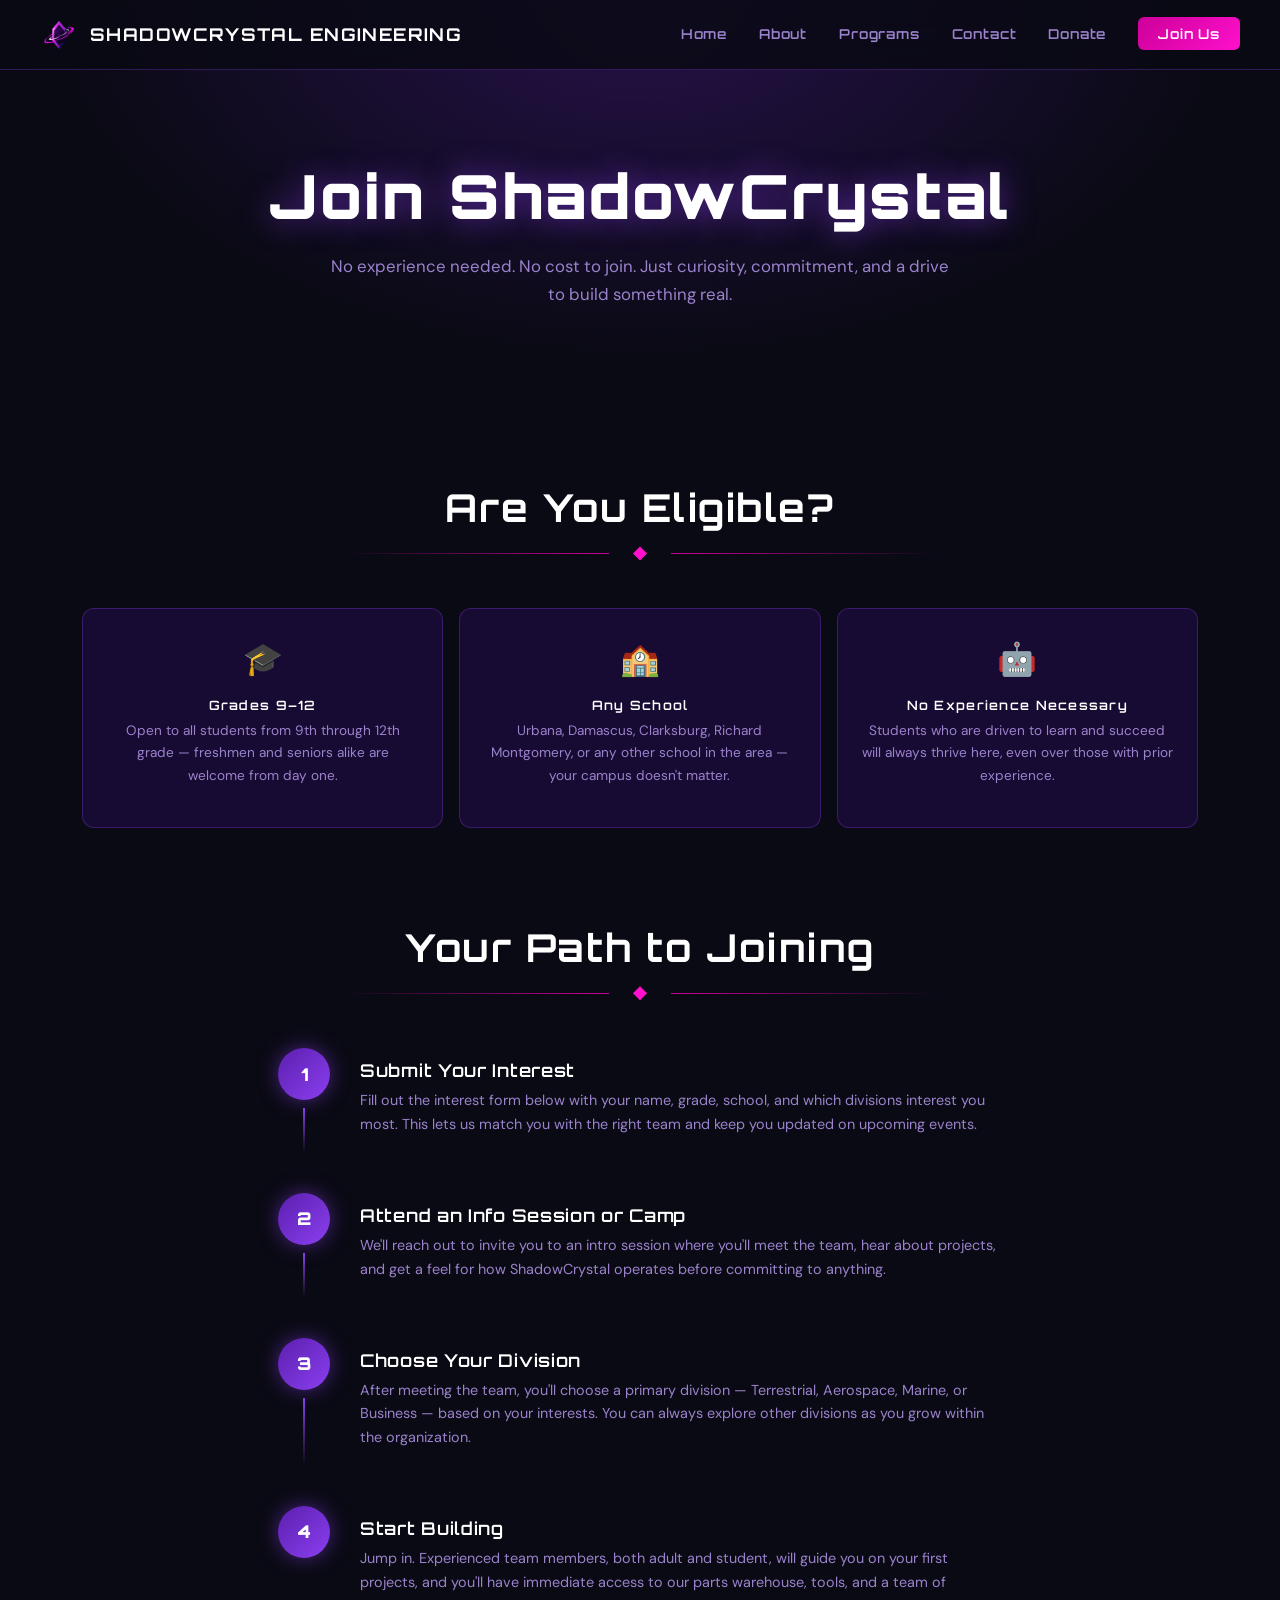
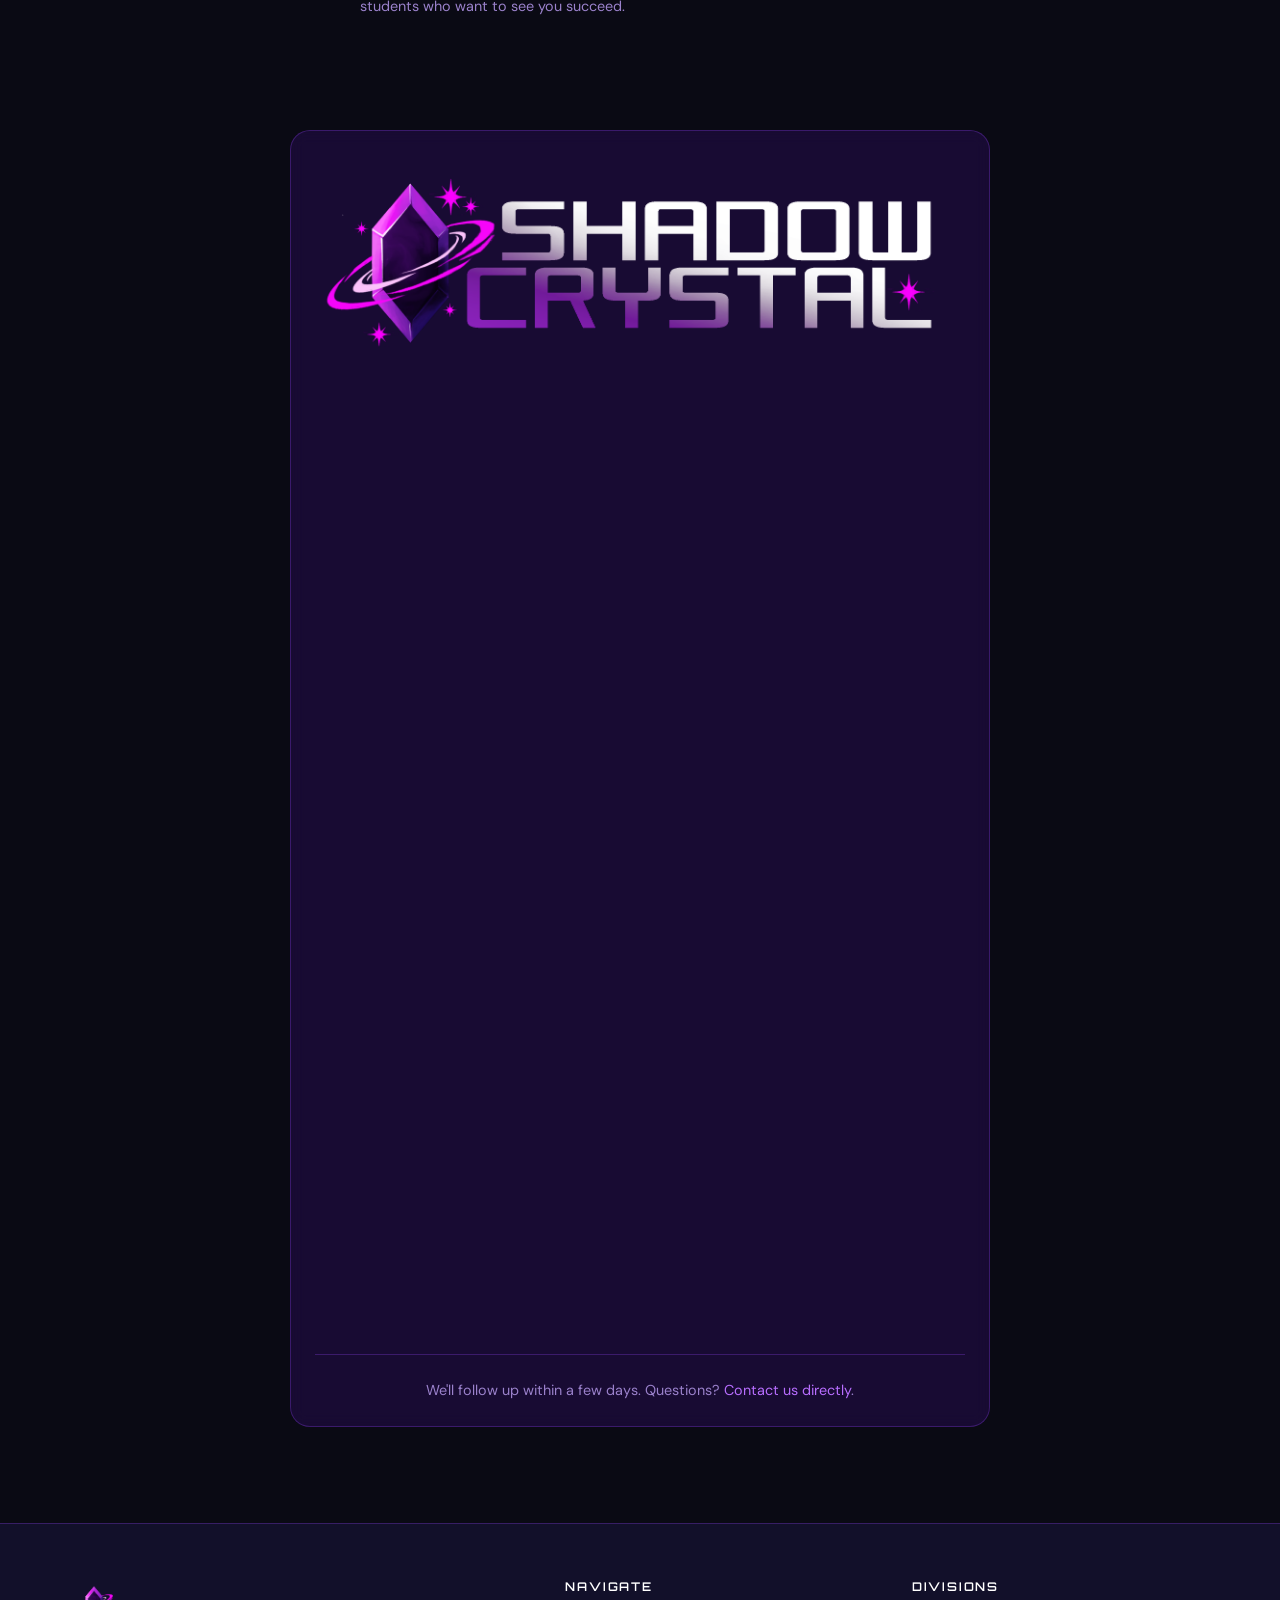
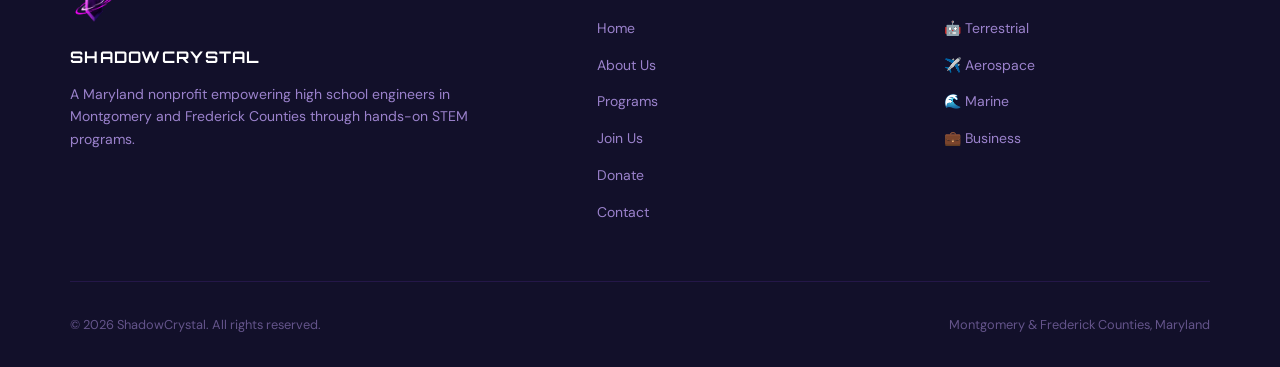
<file: join.html>
<!DOCTYPE html>
<html lang="en">
<head>
  <meta charset="UTF-8">
  <meta name="viewport" content="width=device-width, initial-scale=1.0">
  <title>Join Us — ShadowCrystal</title>
  <link href="https://cdn.jsdelivr.net/npm/bootstrap@5.3.8/dist/css/bootstrap.min.css" rel="stylesheet" integrity="sha384-sRIl4kxILFvY47J16cr9ZwB07vP4J8+LH7qKQnuqkuIAvNWLzeN8tE5YBujZqJLB" crossorigin="anonymous">
  <link rel="stylesheet" href="assets/style.css">
  <link rel="icon" type="image/x-icon" href="assets/faviconlogo.png">
  <style>
    /* ── Step timeline ── */
    .steps { display: flex; flex-direction: column; gap: 0; position: relative; }
    .step {
      display: grid;
      grid-template-columns: 64px 1fr;
      gap: 1.5rem;
      position: relative;
      padding-bottom: 2.5rem;
    }
    .step:last-child { padding-bottom: 0; }
    .step-num-col { display: flex; flex-direction: column; align-items: center; }
    .step-num {
      width: 52px; height: 52px;
      border-radius: 50%;
      background: linear-gradient(135deg, var(--crystal-mid), var(--crystal-bright));
      display: flex; align-items: center; justify-content: center;
      font-family: 'Orbitron', sans-serif;
      font-weight: 900;
      font-size: 1.1rem;
      color: var(--white);
      flex-shrink: 0;
      box-shadow: 0 0 20px rgba(139,63,239,0.5);
      position: relative;
      z-index: 1;
    }
    .step-line {
      flex: 1;
      width: 2px;
      background: linear-gradient(180deg, var(--crystal-bright), transparent);
      margin-top: 8px;
    }
    .step:last-child .step-line { display: none; }
    .step-body { padding-top: 0.75rem; }
    .step-body h3 { color: var(--white); margin-bottom: 0.5rem; font-size: 1.1rem; }
    .step-body p  { font-size: 0.9rem; }

    /* ── Eligibility ── */
    .elig-grid {
      display: grid;
      grid-template-columns: repeat(auto-fit, minmax(220px, 1fr));
      gap: 1rem;
    }
    .elig-card {
      background: var(--card-bg);
      border: 1px solid var(--border);
      border-radius: var(--radius);
      padding: 1.5rem;
      text-align: center;
    }
    .elig-icon { font-size: 2rem; margin-bottom: 0.75rem; }
    .elig-card h4 { color: var(--white); font-family:'Orbitron',sans-serif; font-size:0.8rem; letter-spacing:0.1em; margin-bottom:0.4rem; }
    .elig-card p  { font-size:0.85rem; max-width:none; }

    /* ── Form layout ── */
    .join-form {
      background: var(--card-bg);
      border: 1px solid var(--border);
      border-radius: var(--radius-lg);
      padding: 3rem;
      max-width: 680px;
      margin: 0 auto;
    }
    .form-row { display: grid; grid-template-columns: 1fr 1fr; gap: 1.25rem; }
    @media (max-width: 600px) { .form-row { grid-template-columns: 1fr; } .join-form { padding: 2rem 1.5rem; } }
  </style>
</head>
<body>

  <!-- Navigation -->
  <nav class="SCnav">
    <a href="index.html" class="nav-brand">
      <img src="assets/logo.png" alt="ShadowCrystal logo">
      <span class="nav-brand-name">SHADOWCRYSTAL ENGINEERING</span>
    </a>
    <button class="nav-toggle" aria-label="Toggle menu" onclick="document.querySelector('.nav-links').classList.toggle('open')">
      <span></span><span></span><span></span>
    </button>
    <ul class="nav-links mt-3">
      <li><a href="index.html">Home</a></li>
      <li><a href="about.html">About</a></li>
      <li><a href="programs.html">Programs</a></li>
      <li><a href="contact.html">Contact</a></li>
      <li><a href="donate.html">Donate</a></li>
      <li><a href="join.html" class="nav-cta active">Join Us</a></li>
    </ul>
  </nav>

  <!-- Page Hero -->
  <div class="page-hero">
    <div class="starfield"></div>
    <div class="container">
      <h1 class="text-white glow-purple">Join ShadowCrystal</h1>
      <p style="max-width:52ch; margin:1.25rem auto 0; font-size:1.05rem;">
        No experience needed. No cost to join. Just curiosity, commitment, and a drive to build something real.
      </p>
    </div>
  </div>

  <!-- Eligibility -->
  <section>
    <div class="container">
      <h2 class="section-title text-center">Are You Eligible?</h2>
      <div class="orbital-divider"><div class="orbital-gem"></div></div>
      <div class="elig-grid">
        <div class="elig-card">
          <div class="elig-icon">🎓</div>
          <h4>Grades 9–12</h4>
          <p>Open to all students from 9th through 12th grade — freshmen and seniors alike are welcome from day one.</p>
        </div>
        <div class="elig-card">
          <div class="elig-icon">🏫</div>
          <h4>Any School</h4>
          <p>Urbana, Damascus, Clarksburg, Richard Montgomery, or any other school in the area — your campus doesn't matter.</p>
        </div>
        <div class="elig-card">
          <div class="elig-icon">🤖</div>
          <h4>No Experience Necessary</h4>
          <p>Students who are driven to learn and succeed will always thrive here, even over those with prior experience.</p>
        </div>
      </div>
    </div>
  </section>

  <!-- Steps -->
  <section style="padding-top: 0;">
    <div class="container" style="max-width: 760px;">
      <h2 class="section-title text-center">Your Path to Joining</h2>
      <div class="orbital-divider"><div class="orbital-gem"></div></div>
      <div class="steps">
        <div class="step">
          <div class="step-num-col">
            <div class="step-num">1</div>
            <div class="step-line"></div>
          </div>
          <div class="step-body">
            <h3>Submit Your Interest</h3>
            <p>Fill out the interest form below with your name, grade, school, and which divisions interest you most. This lets us match you with the right team and keep you updated on upcoming events.</p>
          </div>
        </div>
        <div class="step">
          <div class="step-num-col">
            <div class="step-num">2</div>
            <div class="step-line"></div>
          </div>
          <div class="step-body">
            <h3>Attend an Info Session or Camp</h3>
            <p>We'll reach out to invite you to an intro session where you'll meet the team, hear about projects, and get a feel for how ShadowCrystal operates before committing to anything.</p>
          </div>
        </div>
        <div class="step">
          <div class="step-num-col">
            <div class="step-num">3</div>
            <div class="step-line"></div>
          </div>
          <div class="step-body">
            <h3>Choose Your Division</h3>
            <p>After meeting the team, you'll choose a primary division — Terrestrial, Aerospace, Marine, or Business — based on your interests. You can always explore other divisions as you grow within the organization.</p>
          </div>
        </div>
        <div class="step">
          <div class="step-num-col">
            <div class="step-num">4</div>
            <div class="step-line"></div>
          </div>
          <div class="step-body">
            <h3>Start Building</h3>
            <p>Jump in. Experienced team members, both adult and student, will guide you on your first projects, and you'll have immediate access to our parts warehouse, tools, and a team of students who want to see you succeed.</p>
          </div>
        </div>
      </div>
    </div>
  </section>

  <!-- Interest Form -->
  <section style="padding-top: 0;">
    <div class="SCcard" style="max-width: 700px; margin: 0 auto; padding: 1.5rem; overflow: hidden;">

      <img src="assets/logoAndName.png" alt="">
      <iframe 
        src="https://docs.google.com/forms/d/e/1FAIpQLSdyP_dWeTw2k_jpirVtV1X8-CkGLT4eZHPB58OIO8XMiTX7zA/viewform?embedded=true" 
        width="100%" 
        height="950" 
        frameborder="0" 
        marginheight="0" 
        marginwidth="0"
        style="border: none; background: transparent; display: block;">
        Loading…
      </iframe>

      <div style="text-align: center; margin-top: 2rem; padding-top: 1.5rem; border-top: 1px solid var(--border);">
        <p style="font-size: 0.9rem; color: var(--star-dim); margin: 0;">
          We'll follow up within a few days. Questions? <a href="contact.html" style="color: var(--crystal-glow); text-decoration: none;">Contact us directly</a>.
        </p>
      </div>

    </div>
  </section>

  <!-- Footer -->
  <footer>
    <div class="footer-inner">
      <div class="footer-brand">
        <img src="assets/logo.png" alt="ShadowCrystal">
        <div class="footer-brand-name">SHADOWCRYSTAL</div>
        <p class="footer-desc">A Maryland nonprofit empowering high school engineers in Montgomery and Frederick Counties through hands-on STEM programs.</p>
      </div>
      <div class="footer-col">
        <h4>Navigate</h4>
        <ul>
          <li><a href="index.html">Home</a></li>
          <li><a href="about.html">About Us</a></li>
          <li><a href="programs.html">Programs</a></li>
          <li><a href="join.html">Join Us</a></li>
          <li><a href="donate.html">Donate</a></li>
          <li><a href="contact.html">Contact</a></li>
        </ul>
      </div>
      <div class="footer-col">
        <h4>Divisions</h4>
        <ul>
          <li><a href="programs.html#terrestrial">🤖 Terrestrial</a></li>
          <li><a href="programs.html#aerospace">✈️ Aerospace</a></li>
          <li><a href="programs.html#marine">🌊 Marine</a></li>
          <li><a href="programs.html#business">💼 Business</a></li>
        </ul>
      </div>
    </div>
    <div class="footer-bottom">
      <span>© 2026 ShadowCrystal. All rights reserved.</span>
      <span>Montgomery &amp; Frederick Counties, Maryland</span>
    </div>
  </footer>


  <script src="https://cdn.jsdelivr.net/npm/bootstrap@5.3.8/dist/js/bootstrap.bundle.min.js" integrity="sha384-FKyoEForCGlyvwx9Hj09JcYn3nv7wiPVlz7YYwJrWVcXK/BmnVDxM+D2scQbITxI" crossorigin="anonymous"></script>


</body>
</html>
</file>
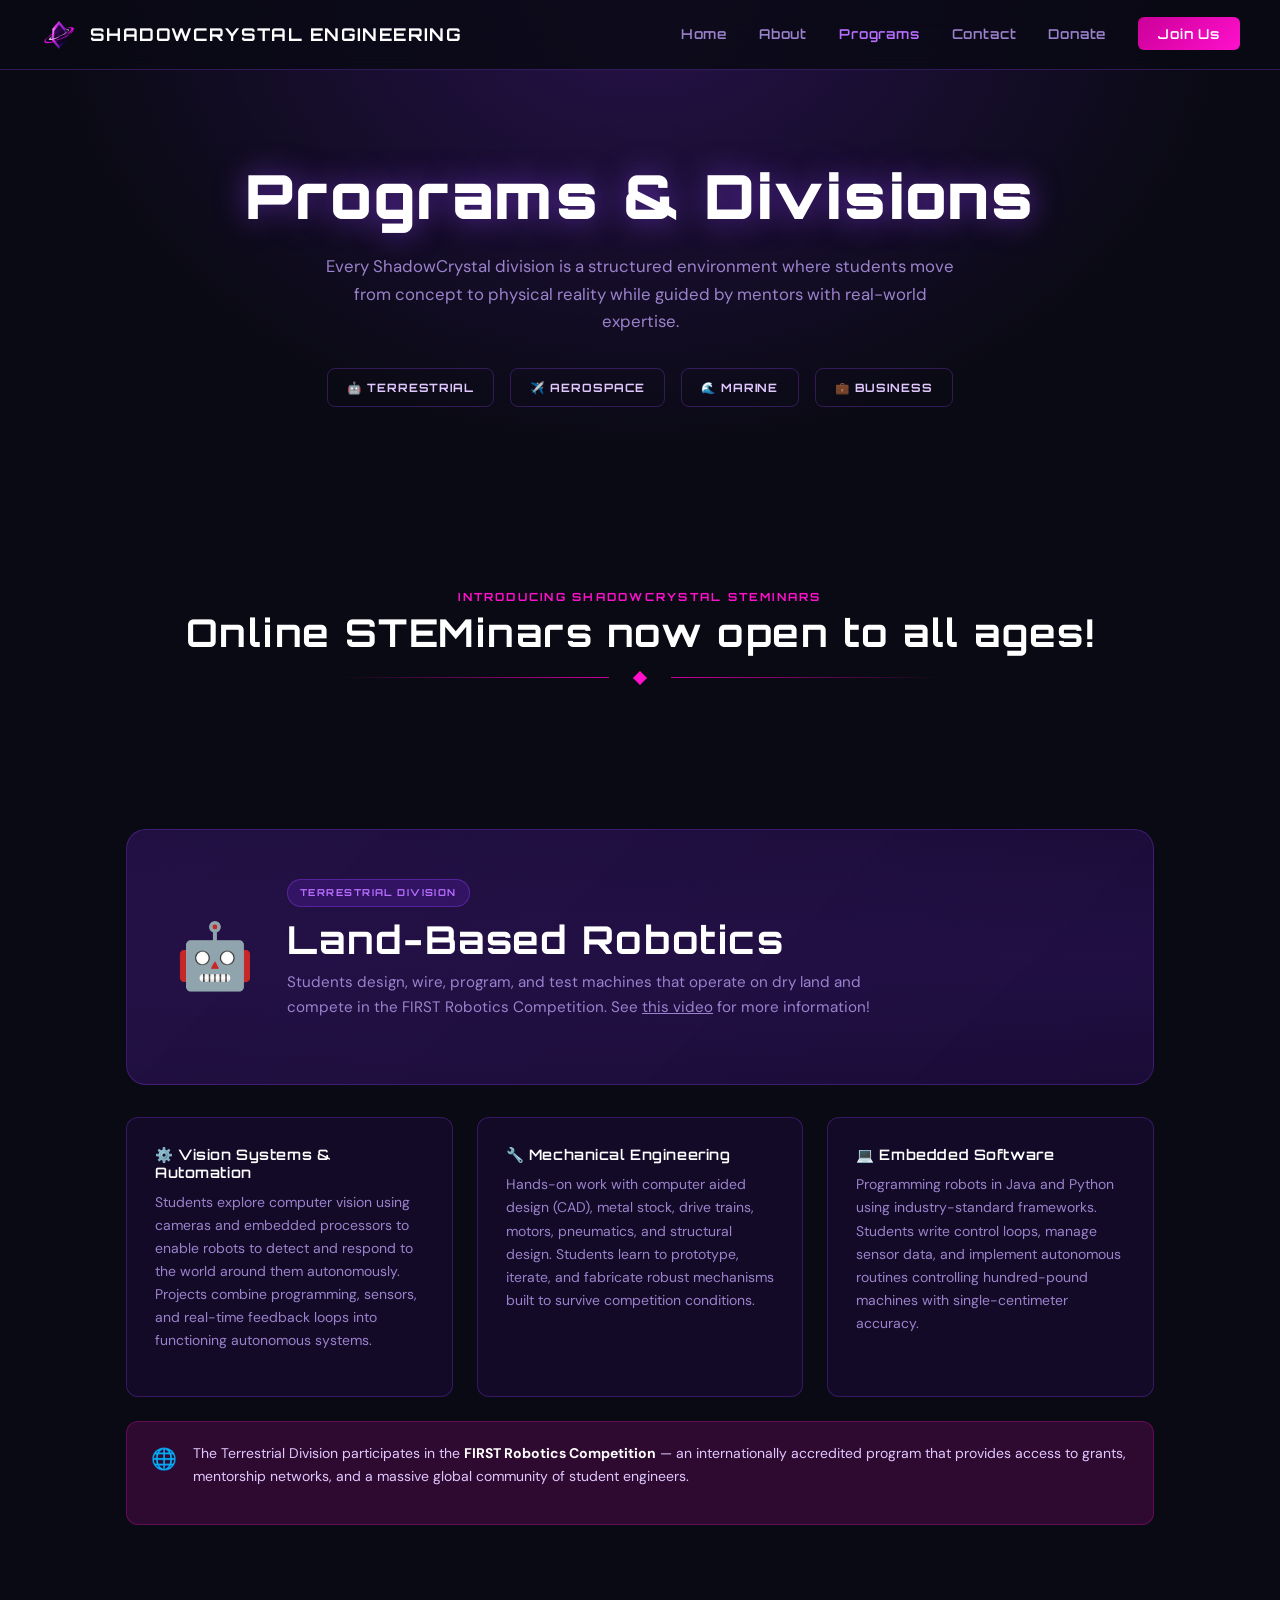
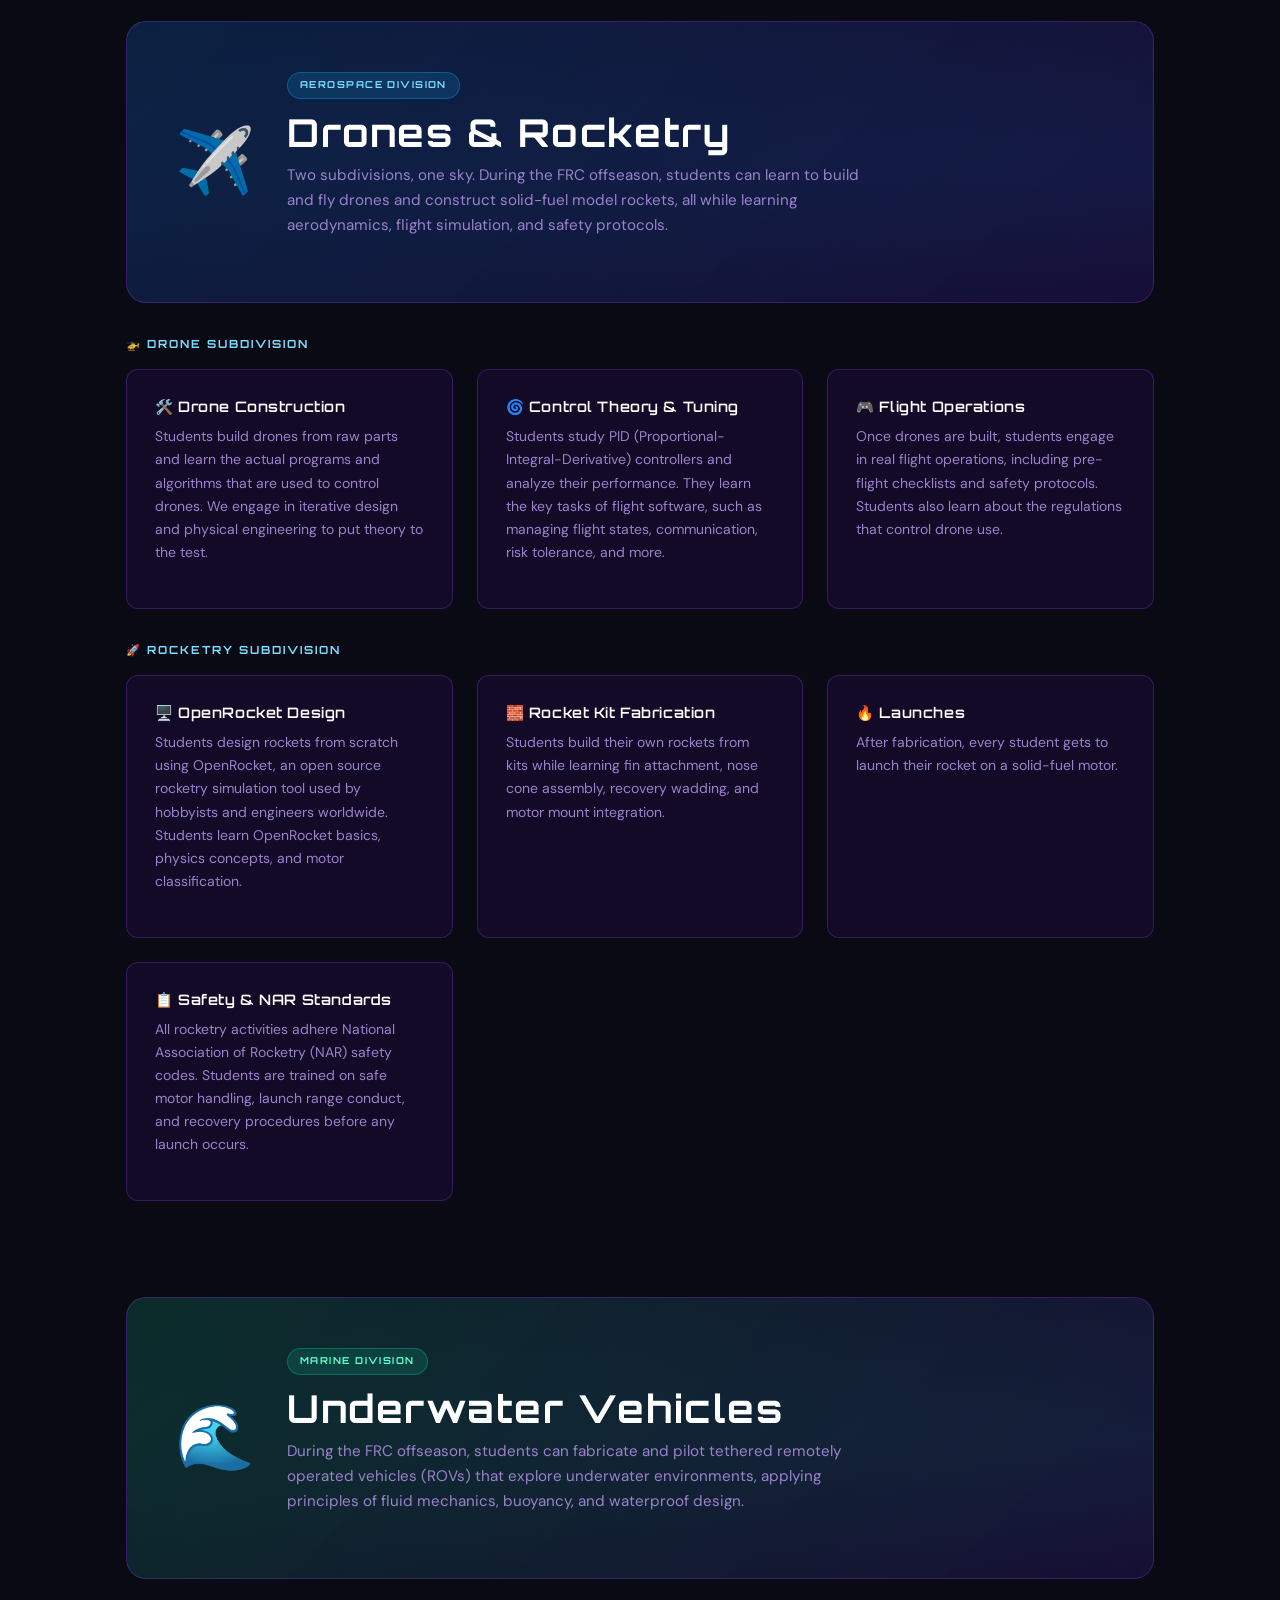
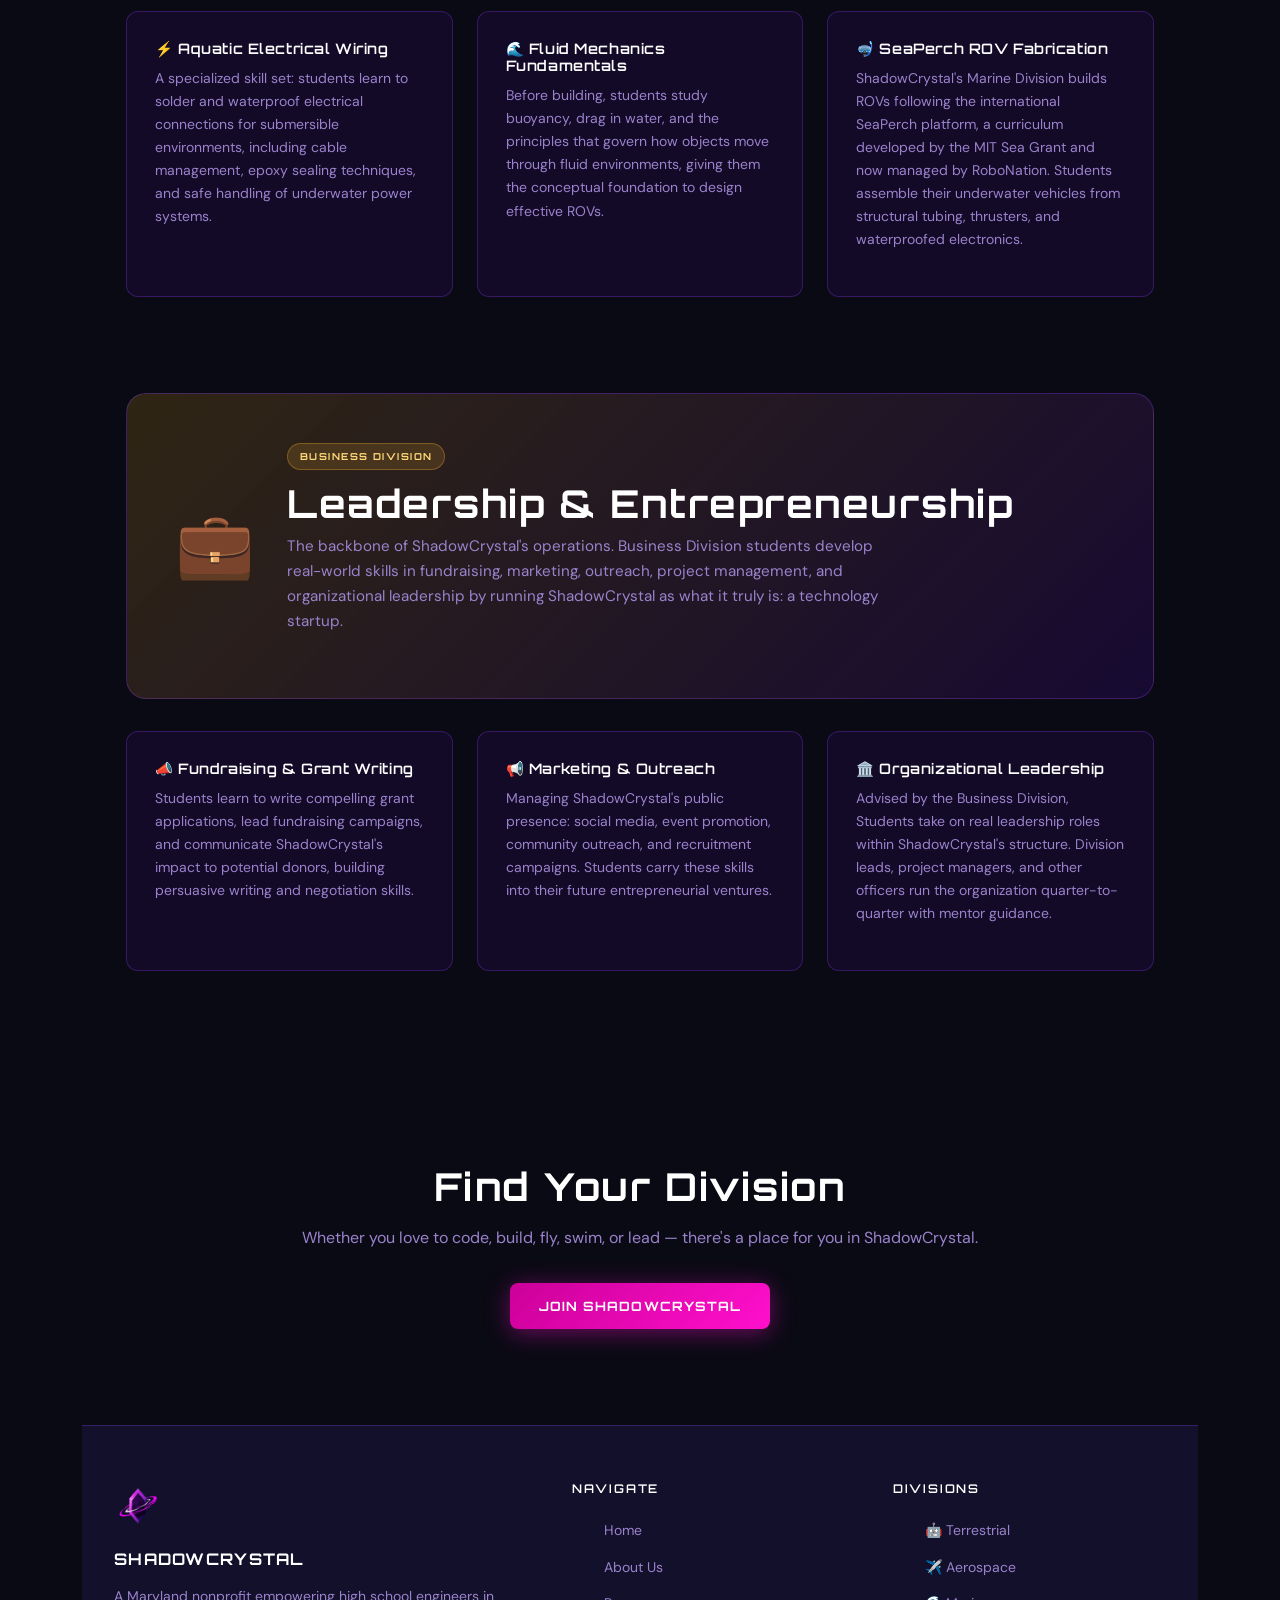
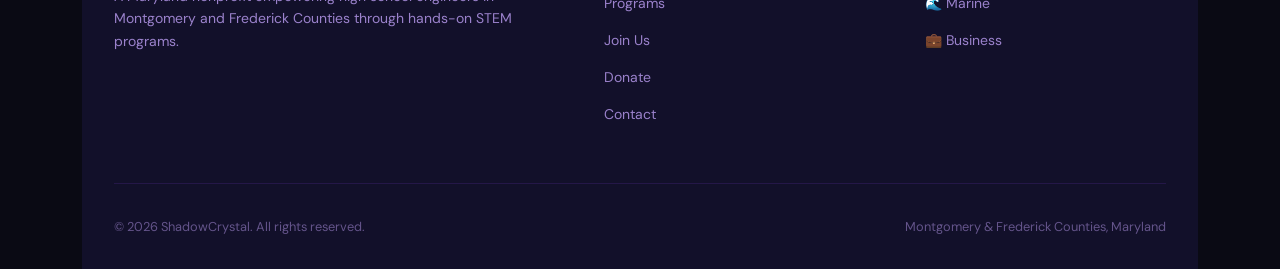
<file: programs.html>
<!DOCTYPE html>
<html lang="en">
<head>
  <meta charset="UTF-8">
  <meta name="viewport" content="width=device-width, initial-scale=1.0">
  <title>Programs — ShadowCrystal</title>
  <meta name="description" content="STEM Programs and Summer Camps in Montgomery County and Germantown, MD">
  <link href="https://cdn.jsdelivr.net/npm/bootstrap@5.3.8/dist/css/bootstrap.min.css" rel="stylesheet" integrity="sha384-sRIl4kxILFvY47J16cr9ZwB07vP4J8+LH7qKQnuqkuIAvNWLzeN8tE5YBujZqJLB" crossorigin="anonymous">
  <link rel="stylesheet" href="assets/style.css">
  <link rel="icon" type="image/x-icon" href="assets/faviconlogo.png">
  <style>
    /* ── Division Hero Banners ── */
    .division-banner {
      padding: 3rem;
      border-radius: var(--radius-lg);
      border: 1px solid var(--border);
      margin-bottom: 2rem;
      position: relative;
      overflow: hidden;
    }
    .division-banner::before {
      content: '';
      position: absolute;
      inset: 0;
      opacity: 0.08;
      border-radius: var(--radius-lg);
    }
    .banner-terrestrial { background: linear-gradient(135deg, rgba(91,31,175,0.3), rgba(26,10,58,0.8)); }
    .banner-terrestrial::before { background: radial-gradient(ellipse at right, var(--crystal-bright), transparent); }
    .banner-aerospace   { background: linear-gradient(135deg, rgba(16,100,200,0.25), rgba(26,10,58,0.8)); }
    .banner-aerospace::before { background: radial-gradient(ellipse at right, #10B4FF, transparent); }
    .banner-marine      { background: linear-gradient(135deg, rgba(16,180,130,0.2), rgba(26,10,58,0.8)); }
    .banner-marine::before { background: radial-gradient(ellipse at right, #10D2A0, transparent); }
    .banner-business    { background: linear-gradient(135deg, rgba(200,150,20,0.2), rgba(26,10,58,0.8)); }

    .division-banner-inner {
      position: relative;
      z-index: 1;
      display: grid;
      grid-template-columns: auto 1fr;
      gap: 2rem;
      align-items: center;
    }
    .division-big-icon { font-size: 4rem; line-height: 1; }
    .division-banner h2 { color: var(--white); margin-bottom: 0.5rem; }
    .division-banner p  { font-size: 0.95rem; max-width: 60ch; }

    /* ── Program Cards ── */
    .program-card {
      background: rgba(26,10,58,0.5);
      border: 1px solid var(--border);
      border-radius: var(--radius);
      padding: 1.75rem;
    }
    .program-card h4 { color: var(--white); font-family: 'Orbitron', sans-serif; font-size:0.9rem; margin-bottom: 0.6rem; }
    .program-card p  { font-size: 0.875rem; max-width: none; }

    /* ── Subdivision Label ── */
    .subdiv-label {
      font-family: 'Orbitron', sans-serif;
      font-size: 0.7rem;
      font-weight: 700;
      letter-spacing: 0.18em;
      text-transform: uppercase;
      margin: 2rem 0 1rem;
    }
    .subdiv-label.aerospace { color: #7DDCFF; }
    .subdiv-label.marine    { color: #5DFFCA; }

    /* ── Highlight callout ── */
    .callout {
      display: flex;
      gap: 1rem;
      align-items: flex-start;
      background: var(--plasma-soft);
      border: 1px solid rgba(255,16,204,0.25);
      border-radius: var(--radius);
      padding: 1.25rem 1.5rem;
      margin-top: 1.25rem;
    }
    .callout-icon { font-size: 1.3rem; flex-shrink: 0; }
    .callout p    { font-size: 0.875rem; max-width: none; color: var(--star); }

    /* ── Anchor offset ── */
    .anchor-offset { scroll-margin-top: 90px; }
  </style>
</head>
<body>

  <!-- Navigation -->
  <nav class="SCnav">
    <a href="index.html" class="nav-brand">
      <img src="assets/logo.png" alt="ShadowCrystal logo">
      <span class="nav-brand-name">SHADOWCRYSTAL ENGINEERING</span>
    </a>
    <button class="nav-toggle" aria-label="Toggle menu" onclick="document.querySelector('.nav-links').classList.toggle('open')">
      <span></span><span></span><span></span>
    </button>
    <ul class="nav-links mt-3">
      <li><a href="index.html">Home</a></li>
      <li><a href="about.html">About</a></li>
      <li><a href="programs.html" class="active">Programs</a></li>
      <li><a href="contact.html">Contact</a></li>
      <li><a href="donate.html">Donate</a></li>
      <li><a href="join.html" class="nav-cta">Join Us</a></li>
    </ul>
  </nav>

  <!-- Page Hero -->
  <div class="page-hero">
    <div class="starfield"></div>
    <div class="container">
      <h1 class="text-white glow-purple">Programs &amp; Divisions</h1>
      <p style="max-width:54ch; margin:1.25rem auto 0; font-size:1.05rem;">
        Every ShadowCrystal division is a structured environment where students move from concept to physical reality while guided by mentors with real-world expertise.
      </p>
      <div style="display:flex; gap:1rem; justify-content:center; flex-wrap:wrap; margin-top:2rem;">
        <a href="#terrestrial" class="btn btn-ghost" style="font-size:0.72rem; padding:0.6rem 1.2rem;">🤖 Terrestrial</a>
        <a href="#aerospace"   class="btn btn-ghost" style="font-size:0.72rem; padding:0.6rem 1.2rem;">✈️ Aerospace</a>
        <a href="#marine"      class="btn btn-ghost" style="font-size:0.72rem; padding:0.6rem 1.2rem;">🌊 Marine</a>
        <a href="#business"    class="btn btn-ghost" style="font-size:0.72rem; padding:0.6rem 1.2rem;">💼 Business</a>
      </div>
    </div>
  </div>

  <!-- Summer Camps -->
  <section id="summer-camps" style="padding-bottom: 0;">
    <div class="container">
      <div class="text-center mb-4">
        <span class="section-label">Introducing ShadowCrystal STEMinars</span>
        <h2 class="section-title text-white">Online STEMinars now open to all ages!</h2>
        <div class="orbital-divider"><div class="orbital-gem"></div></div>
      </div>


  <!-- Terrestrial Division -->
  <section id="terrestrial" class="anchor-offset">
    <div class="container">
      <div class="division-banner banner-terrestrial">
        <div class="division-banner-inner">
          <div class="division-big-icon">🤖</div>
          <div>
            <span class="division-tag tag-terrestrial" style="margin-bottom:0.6rem;">Terrestrial Division</span>
            <h2>Land-Based Robotics</h2>
            <p>Students design, wire, program, and test machines that operate on dry land and compete in the FIRST Robotics Competition. See <u><a href="https://www.youtube.com/watch?v=Jd29kzjclV0">this video</a></u> for more information!</p>
          </div>
        </div>
      </div>

      <div class="SCcard-grid SCcard-grid-2">

        <div class="program-card">
          <h4>⚙️ Vision Systems &amp; Automation</h4>
          <p>Students explore computer vision using cameras and embedded processors to enable robots to detect and respond to the world around them autonomously. Projects combine programming, sensors, and real-time feedback loops into functioning autonomous systems.</p>
        </div>
        <div class="program-card">
          <h4>🔧 Mechanical Engineering</h4>
          <p>Hands-on work with computer aided design (CAD), metal stock, drive trains, motors, pneumatics, and structural design. Students learn to prototype, iterate, and fabricate robust mechanisms built to survive competition conditions.</p>
        </div>
        <div class="program-card">
          <h4>💻 Embedded Software</h4>
          <p>Programming robots in Java and Python using industry-standard frameworks. Students write control loops, manage sensor data, and implement autonomous routines controlling hundred-pound machines with single-centimeter accuracy.</p>
        </div>
      </div>

      <div class="callout" style="margin-top:1.5rem;">
        <span class="callout-icon">🌐</span>
        <p>The Terrestrial Division participates in the <strong style="color:var(--white)">FIRST Robotics Competition</strong> — an internationally accredited program that provides access to grants, mentorship networks, and a massive global community of student engineers.</p>
      </div>
    </div>
  </section>

  <!-- Aerospace Division -->
  <section id="aerospace" class="anchor-offset" style="padding-top:0;">
    <div class="container">
      <div class="division-banner banner-aerospace">
        <div class="division-banner-inner">
          <div class="division-big-icon">✈️</div>
          <div>
            <span class="division-tag tag-aerospace" style="margin-bottom:0.6rem;">Aerospace Division</span>
            <h2>Drones &amp; Rocketry</h2>
            <p>Two subdivisions, one sky. During the FRC offseason, students can learn to build and fly drones and construct solid-fuel model rockets, all while learning aerodynamics, flight simulation, and safety protocols.</p>
          </div>
        </div>
      </div>

      <p class="subdiv-label aerospace">🚁 Drone Subdivision</p>
      <div class="SCcard-grid SCcard-grid-2" style="margin-bottom:2rem;">
        <div class="program-card">
          <h4>🛠️ Drone Construction</h4>
          <p>Students build drones from raw parts and learn the actual programs and algorithms that are used to control drones. We engage in iterative design and physical engineering to put theory to the test. </p>
        </div>
        <div class="program-card">
          <h4>🌀 Control Theory &amp; Tuning</h4>
          <p>Students study PID (Proportional-Integral-Derivative) controllers and analyze their performance. They learn the key tasks of flight software, such as managing flight states, communication, risk tolerance, and more. </p>
        </div>
        <div class="program-card">
          <h4>🎮 Flight Operations</h4>
          <p>Once drones are built, students engage in real flight operations, including pre-flight checklists and safety protocols. Students also learn about the regulations that control drone use. </p>
        </div>
      </div>


      <p class="subdiv-label aerospace">🚀 Rocketry Subdivision</p>
      <div class="SCcard-grid SCcard-grid-2">
        <div class="program-card">
          <h4>🖥️ OpenRocket Design</h4>
          <p>Students design rockets from scratch using OpenRocket, an open source rocketry simulation tool used by hobbyists and engineers worldwide. Students learn OpenRocket basics, physics concepts, and motor classification.</p>
        </div>
        <div class="program-card">
          <h4>🧱 Rocket Kit Fabrication</h4>
          <p>Students build their own rockets from kits while learning fin attachment, nose cone assembly, recovery wadding, and motor mount integration.</p>
        </div>
        <div class="program-card">
          <h4>🔥 Launches</h4>
          <p>After fabrication, every student gets to launch their rocket on a solid-fuel motor.</p>
        </div>
        <div class="program-card">
          <h4>📋 Safety &amp; NAR Standards</h4>
          <p>All rocketry activities adhere National Association of Rocketry (NAR) safety codes. Students are trained on safe motor handling, launch range conduct, and recovery procedures before any launch occurs.</p>
        </div>
      </div>
    </div>
  </section>

  <!-- Marine Division -->
  <section id="marine" class="anchor-offset" style="padding-top:0;">
    <div class="container">
      <div class="division-banner banner-marine">
        <div class="division-banner-inner">
          <div class="division-big-icon">🌊</div>
          <div>
            <span class="division-tag tag-marine" style="margin-bottom:0.6rem;">Marine Division</span>
            <h2>Underwater Vehicles</h2>
            <p>During the FRC offseason, students can fabricate and pilot tethered remotely operated vehicles (ROVs) that explore underwater environments, applying principles of fluid mechanics, buoyancy, and waterproof design.</p>
          </div>
        </div>
      </div>

      <div class="SCcard-grid SCcard-grid-2">
        <div class="program-card">
          <h4>⚡ Aquatic Electrical Wiring</h4>
          <p>A specialized skill set: students learn to solder and waterproof electrical connections for submersible environments, including cable management, epoxy sealing techniques, and safe handling of underwater power systems.</p>
        </div>
        <div class="program-card">
          <h4>🌊 Fluid Mechanics Fundamentals</h4>
          <p>Before building, students study buoyancy, drag in water, and the principles that govern how objects move through fluid environments, giving them the conceptual foundation to design effective ROVs.</p>
        </div>
        <div class="program-card">
          <h4>🤿 SeaPerch ROV Fabrication</h4>
          <p>ShadowCrystal's Marine Division builds ROVs following the international SeaPerch platform, a curriculum developed by the MIT Sea Grant and now managed by RoboNation. Students assemble their underwater vehicles from structural tubing, thrusters, and waterproofed electronics.</p>
        </div>
      </div>

      <!--
      
      <div class="callout" style="margin-top:1.5rem;">
        <span class="callout-icon">🌐</span>
        <p>The Marine Division is aligned with <strong style="color:var(--white)">RoboNation</strong> — a global nonprofit running a STEM-to-workforce pipeline that connects student engineers directly with professional pathways in marine technology and defense.</p>
      </div>

      -->
    </div>
  </section>

  <!-- Business Division -->
  <section id="business" class="anchor-offset" style="padding-top:0;">
    <div class="container">
      <div class="division-banner banner-business">
        <div class="division-banner-inner">
          <div class="division-big-icon">💼</div>
          <div>
            <span class="division-tag tag-business" style="margin-bottom:0.6rem;">Business Division</span>
            <h2>Leadership &amp; Entrepreneurship</h2>
            <p>The backbone of ShadowCrystal's operations. Business Division students develop real-world skills in fundraising, marketing, outreach, project management, and organizational leadership by running ShadowCrystal as what it truly is: a technology startup.</p>
          </div>
        </div>
      </div>

      <div class="SCcard-grid SCcard-grid-3">
        <div class="program-card">
          <h4>📣 Fundraising &amp; Grant Writing</h4>
          <p>Students learn to write compelling grant applications, lead fundraising campaigns, and communicate ShadowCrystal's impact to potential donors, building persuasive writing and negotiation skills.</p>
        </div>
        <div class="program-card">
          <h4>📢 Marketing &amp; Outreach</h4>
          <p>Managing ShadowCrystal's public presence: social media, event promotion, community outreach, and recruitment campaigns. Students carry these skills into their future entrepreneurial ventures.</p>
        </div>
        <div class="program-card">
          <h4>🏛️ Organizational Leadership</h4>
          <p>Advised by the Business Division, Students take on real leadership roles within ShadowCrystal's structure. Division leads, project managers, and other officers run the organization quarter-to-quarter with mentor guidance.</p>
        </div>
      </div>
    </div>
  </section>

  <!-- CTA -->
  <section style="text-align:center;">
    <div class="container">
      <h2 class="section-title text-white">Find Your Division</h2>
      <p style="margin:1rem auto 2rem;">Whether you love to code, build, fly, swim, or lead — there's a place for you in ShadowCrystal.</p>
      <a href="join.html" class="btn btn-plasma">Join ShadowCrystal</a>
    </div>
  </section>

  <!-- Footer -->
  <footer>
    <div class="footer-inner">
      <div class="footer-brand">
        <img src="assets/logo.png" alt="ShadowCrystal">
        <div class="footer-brand-name">SHADOWCRYSTAL</div>
        <p class="footer-desc">A Maryland nonprofit empowering high school engineers in Montgomery and Frederick Counties through hands-on STEM programs.</p>
      </div>
      <div class="footer-col">
        <h4>Navigate</h4>
        <ul>
          <li><a href="index.html">Home</a></li>
          <li><a href="about.html">About Us</a></li>
          <li><a href="programs.html">Programs</a></li>
          <li><a href="join.html">Join Us</a></li>
          <li><a href="donate.html">Donate</a></li>
          <li><a href="contact.html">Contact</a></li>
        </ul>
      </div>
      <div class="footer-col">
        <h4>Divisions</h4>
        <ul>
          <li><a href="#terrestrial">🤖 Terrestrial</a></li>
          <li><a href="#aerospace">✈️ Aerospace</a></li>
          <li><a href="#marine">🌊 Marine</a></li>
          <li><a href="#business">💼 Business</a></li>
        </ul>
      </div>
    </div>
    <div class="footer-bottom">
      <span>© 2026 ShadowCrystal. All rights reserved.</span>
      <span>Montgomery &amp; Frederick Counties, Maryland</span>
    </div>
  </footer>

  <script src="https://cdn.jsdelivr.net/npm/bootstrap@5.3.8/dist/js/bootstrap.bundle.min.js" integrity="sha384-FKyoEForCGlyvwx9Hj09JcYn3nv7wiPVlz7YYwJrWVcXK/BmnVDxM+D2scQbITxI" crossorigin="anonymous"></script>


</body>
</html>
</file>
<file: assets/style.css>
/* =============================================
   SHADOWCRYSTAL — Shared Stylesheet
   ============================================= */

@import url('https://fonts.googleapis.com/css2?family=Orbitron:wght@400;600;700;900&family=DM+Sans:wght@300;400;500;600&display=swap');

/* ─── Tokens ─────────────────────────────────── */
:root {
  --void:          #0A0A14;
  --void-2:        #12102A;
  --crystal-dark:  #1A0A3A;
  --crystal-mid:   #5B1FAF;
  --crystal-bright:#8B3FEF;
  --crystal-glow:  #B86EFF;
  --plasma:        #FF10CC;
  --plasma-dim:    #CC0099;
  --plasma-soft:   rgba(255, 16, 204, 0.15);
  --star:          #E0C8FF;
  --star-dim:      #9B82CC;
  --white:         #FFFFFF;
  --card-bg:       rgba(30, 12, 65, 0.7);
  --border:        rgba(139, 63, 239, 0.3);
  --radius:        12px;
  --radius-lg:     20px;
}

/* ─── Reset & Base ───────────────────────────── */

*, *::before, *::after { box-sizing: border-box; margin: 0; padding: 0; }

html { scroll-behavior: smooth; }

body {
  font-family: 'DM Sans', sans-serif;
  background-color: var(--void);
  color: var(--star);
  line-height: 1.65;
  overflow-x: hidden;
}

img { max-width: 100%; display: block; }
a { color: inherit; text-decoration: none; }

/* ─── Typography ─────────────────────────────── */
h1, h2, h3, h4, .orb {
  font-family: 'Orbitron', sans-serif;
  letter-spacing: 0.04em;
  line-height: 1.2;
}

h1 { font-size: clamp(2rem, 5vw, 3.8rem); font-weight: 900; }
h2 { font-size: clamp(1.5rem, 3.5vw, 2.4rem); font-weight: 700; }
h3 { font-size: clamp(1.1rem, 2vw, 1.5rem); font-weight: 600; }
h4 { font-size: 1rem; font-weight: 600; }

p { color: var(--star-dim); max-width: 65ch; }

/* ─── Navigation ─────────────────────────────── */
.SCnav {
  position: fixed;
  top: 0; left: 0; right: 0;
  z-index: 100;
  display: flex;
  align-items: center;
  justify-content: space-between;
  padding: 0 2.5rem;
  height: 70px;
  background: rgba(10, 10, 20, 0.85);
  backdrop-filter: blur(16px);
  border-bottom: 1px solid var(--border);

}

.nav-brand {
  display: flex;
  align-items: center;
  gap: 0.75rem;
}

.nav-brand img {
  height: 38px;
  width: auto;
}

.nav-brand-name {
  font-family: 'Orbitron', sans-serif;
  font-weight: 700;
  font-size: 1.1rem;
  color: var(--white);
  letter-spacing: 0.08em;
}

.nav-links {
  display: flex;
  gap: 2rem;
  list-style: none;
  align-items: center;
}

.nav-links a {
  font-size: 0.85rem;
  font-family: 'Orbitron', sans-serif;
  font-weight: 600;
  letter-spacing: 0.06em;
  color: var(--star-dim);
  transition: color 0.2s;
}

.nav-links a:hover,
.nav-links a.active { color: var(--crystal-glow); }

.nav-cta {
  background: linear-gradient(135deg, var(--plasma-dim), var(--plasma));
  color: var(--white) !important;
  padding: 0.5rem 1.25rem;
  border-radius: 6px;
  transition: opacity 0.2s !important;
}
.nav-cta:hover { opacity: 0.85; }

/* Mobile hamburger */
.nav-toggle {
  display: none;
  flex-direction: column;
  gap: 5px;
  cursor: pointer;
  background: none;
  border: none;
  padding: 4px;
}
.nav-toggle span {
  width: 24px; height: 2px;
  background: var(--star);
  border-radius: 2px;
  transition: all 0.3s;
}

/* ─── Orbital Ring Divider (Signature Element) ── */
.orbital-divider {
  display: flex;
  align-items: center;
  justify-content: center;
  gap: 1.5rem;
  margin: 0 auto 3rem;
  max-width: 600px;
}
.orbital-divider::before,
.orbital-divider::after {
  content: '';
  flex: 1;
  height: 1px;
  background: linear-gradient(90deg, transparent, var(--plasma-dim));
}
.orbital-divider::after {
  background: linear-gradient(90deg, var(--plasma-dim), transparent);
}
.orbital-gem {
  width: 14px; height: 14px;
  background: var(--plasma);
  clip-path: polygon(50% 0%, 100% 50%, 50% 100%, 0% 50%);
  box-shadow: 0 0 16px var(--plasma);
  flex-shrink: 0;
}

/* ─── Buttons ─────────────────────────────────── */
.btn {
  display: inline-flex;
  align-items: center;
  gap: 0.5rem;
  font-family: 'Orbitron', sans-serif;
  font-weight: 700;
  font-size: 0.8rem;
  letter-spacing: 0.08em;
  padding: 0.85rem 1.8rem;
  border-radius: 8px;
  border: none;
  cursor: pointer;
  transition: transform 0.18s, box-shadow 0.18s, opacity 0.18s;
  text-transform: uppercase;
}
.btn:hover { transform: translateY(-2px); }
.btn-primary {
  background: linear-gradient(135deg, var(--crystal-mid), var(--crystal-bright));
  color: var(--white);
  box-shadow: 0 4px 24px rgba(91, 31, 175, 0.5);
}
.btn-primary:hover { box-shadow: 0 6px 32px rgba(91, 31, 175, 0.7); }
.btn-plasma {
  background: linear-gradient(135deg, var(--plasma-dim), var(--plasma));
  color: var(--white);
  box-shadow: 0 4px 24px rgba(255, 16, 204, 0.4);
}
.btn-plasma:hover { box-shadow: 0 6px 32px rgba(255, 16, 204, 0.65); }
.btn-ghost {
  background: transparent;
  color: var(--star);
  border: 1px solid var(--border);
}
.btn-ghost:hover { border-color: var(--crystal-glow); color: var(--crystal-glow); }

/* ─── Section Layout ─────────────────────────── */
section { padding: 6rem 2rem; }

.section-label {
  font-family: 'Orbitron', sans-serif;
  font-size: 0.7rem;
  font-weight: 700;
  letter-spacing: 0.2em;
  text-transform: uppercase;
  color: var(--plasma);
  margin-bottom: 0.75rem;
}
.section-title {
  margin-bottom: 1rem;
  color: var(--white);
}
.section-subtitle {
  font-size: 1.05rem;
  margin-bottom: 3rem;
  max-width: 58ch;
}

/* ─── Cards ───────────────────────────────────── */
.SCcard {
  background: var(--card-bg);
  border: 1px solid var(--border);
  border-radius: var(--radius-lg);
  padding: 2rem;
  backdrop-filter: blur(8px);
  transition: border-color 0.2s, transform 0.2s;
}
.SCcard:hover {
  border-color: var(--crystal-glow);
  transform: translateY(-4px);
}

.SCcard-grid {
  display: grid;
  gap: 1.5rem;
}
.SCcard-grid-2 { grid-template-columns: repeat(auto-fit, minmax(280px, 1fr)); }
.SCcard-grid-3 { grid-template-columns: repeat(auto-fit, minmax(260px, 1fr)); }

/* ─── Division Icons ─────────────────────────── */
.division-icon {
  font-size: 2.5rem;
  margin-bottom: 1.25rem;
}
.division-tag {
  display: inline-block;
  font-family: 'Orbitron', sans-serif;
  font-size: 0.6rem;
  letter-spacing: 0.15em;
  text-transform: uppercase;
  padding: 0.3rem 0.75rem;
  border-radius: 100px;
  margin-bottom: 0.75rem;
  font-weight: 700;
}
.tag-terrestrial { background: rgba(91, 31, 175, 0.3); color: var(--crystal-glow); border: 1px solid rgba(139, 63, 239, 0.4); }
.tag-aerospace   { background: rgba(16, 180, 255, 0.15); color: #7DDCFF; border: 1px solid rgba(16, 180, 255, 0.3); }
.tag-marine      { background: rgba(16, 210, 160, 0.15); color: #5DFFCA; border: 1px solid rgba(16, 210, 160, 0.3); }
.tag-business    { background: rgba(255, 180, 50, 0.15); color: #FFD97A; border: 1px solid rgba(255, 180, 50, 0.3); }

/* ─── Value Pills ─────────────────────────────── */
.value-pill {
  display: flex;
  gap: 1rem;
  align-items: flex-start;
  padding: 1.25rem 1.5rem;
  background: var(--card-bg);
  border-left: 3px solid var(--plasma);
  border-radius: 0 var(--radius) var(--radius) 0;
  margin-bottom: 1rem;
}
.value-pill-icon { font-size: 1.4rem; flex-shrink: 0; }
.value-pill-title { font-family: 'Orbitron', sans-serif; font-size: 0.85rem; font-weight: 700; color: var(--white); margin-bottom: 0.25rem; }

/* ─── Star Field Background ───────────────────── */
.starfield {
  position: absolute;
  inset: 0;
  overflow: hidden;
  pointer-events: none;
}
.starfield::before, .starfield::after {
  content: '';
  position: absolute;
  inset: 0;
  pointer-events: none;
  background-image:
    radial-gradient(1px 1px at 10% 15%, rgba(232,196,255,0.7) 0%, transparent 0%),
    radial-gradient(1px 1px at 25% 60%, rgba(232,196,255,0.5) 0%, transparent 0%),
    radial-gradient(1.5px 1.5px at 40% 30%, rgba(255,16,204,0.6) 0%, transparent 0%),
    radial-gradient(1px 1px at 55% 80%, rgba(232,196,255,0.6) 0%, transparent 0%),
    radial-gradient(1px 1px at 70% 20%, rgba(232,196,255,0.4) 0%, transparent 0%),
    radial-gradient(1.5px 1.5px at 82% 55%, rgba(232,196,255,0.7) 0%, transparent 0%),
    radial-gradient(1px 1px at 90% 75%, rgba(255,16,204,0.5) 0%, transparent 0%),
    radial-gradient(1px 1px at 15% 88%, rgba(232,196,255,0.5) 0%, transparent 0%),
    radial-gradient(1px 1px at 60% 45%, rgba(232,196,255,0.6) 0%, transparent 0%),
    radial-gradient(1.5px 1.5px at 35% 70%, rgba(232,196,255,0.4) 0%, transparent 0%);
}
.starfield::after {
  background-image:
    radial-gradient(1px 1px at 5% 40%, rgba(232,196,255,0.5) 0%, transparent 0%),
    radial-gradient(1px 1px at 20% 5%, rgba(232,196,255,0.6) 0%, transparent 0%),
    radial-gradient(1.5px 1.5px at 48% 92%, rgba(255,16,204,0.4) 0%, transparent 0%),
    radial-gradient(1px 1px at 75% 38%, rgba(232,196,255,0.7) 0%, transparent 0%),
    radial-gradient(1px 1px at 88% 10%, rgba(232,196,255,0.5) 0%, transparent 0%),
    radial-gradient(1px 1px at 65% 65%, rgba(232,196,255,0.4) 0%, transparent 0%),
    radial-gradient(1.5px 1.5px at 3% 70%, rgba(232,196,255,0.6) 0%, transparent 0%),
    radial-gradient(1px 1px at 95% 50%, rgba(255,16,204,0.5) 0%, transparent 0%),
    radial-gradient(1px 1px at 30% 42%, rgba(232,196,255,0.5) 0%, transparent 0%),
    radial-gradient(1px 1px at 52% 18%, rgba(232,196,255,0.7) 0%, transparent 0%);
}

/* ─── Page Hero (inner pages) ─────────────────── */
.page-hero {
  position: relative;
  padding: 10rem 2rem 5rem;
  text-align: center;
  background: radial-gradient(ellipse at center top, rgba(91,31,175,0.35) 0%, transparent 65%);
  overflow: hidden;
}
.page-hero .starfield { opacity: 0.6; }

/* ─── Footer ──────────────────────────────────── */
footer {
  background: var(--void-2);
  border-top: 1px solid var(--border);
  padding: 3.5rem 2rem 2rem;
}
.footer-inner {
  max-width: 1140px;
  margin: 0 auto;
  display: grid;
  grid-template-columns: 1.5fr 1fr 1fr;
  gap: 3rem;
  padding-bottom: 2.5rem;
  border-bottom: 1px solid rgba(139,63,239,0.15);
  margin-bottom: 2rem;
}
.footer-brand img { height: 48px; margin-bottom: 1rem; }
.footer-brand-name {
  font-family: 'Orbitron', sans-serif;
  font-weight: 700;
  font-size: 1rem;
  color: var(--white);
  letter-spacing: 0.08em;
  margin-bottom: 0.75rem;
}
.footer-desc { font-size: 0.875rem; line-height: 1.6; }
.footer-col h4 { font-family: 'Orbitron', sans-serif; font-size: 0.75rem; letter-spacing: 0.15em; text-transform: uppercase; color: var(--white); margin-bottom: 1.25rem; }
.footer-col ul { list-style: none; }
.footer-col ul li { margin-bottom: 0.65rem; }
.footer-col ul li a { font-size: 0.875rem; color: var(--star-dim); transition: color 0.2s; }
.footer-col ul li a:hover { color: var(--crystal-glow); }
.footer-bottom {
  max-width: 1140px;
  margin: 0 auto;
  display: flex;
  justify-content: space-between;
  align-items: center;
  font-size: 0.8rem;
  color: rgba(155,130,204,0.6);
}

/* ─── Forms ───────────────────────────────────── */
.form-group {
  margin-bottom: 1.5rem;
}
.form-label {
  display: block;
  font-family: 'Orbitron', sans-serif;
  font-size: 0.7rem;
  letter-spacing: 0.15em;
  text-transform: uppercase;
  color: var(--star);
  margin-bottom: 0.5rem;
  font-weight: 600;
}
.form-input,
.form-textarea,
.form-select {
  width: 100%;
  background: rgba(26, 10, 58, 0.6);
  border: 1px solid var(--border);
  border-radius: var(--radius);
  padding: 0.85rem 1rem;
  color: var(--star);
  font-family: 'DM Sans', sans-serif;
  font-size: 0.95rem;
  transition: border-color 0.2s, box-shadow 0.2s;
  outline: none;
}
.form-input:focus,
.form-textarea:focus,
.form-select:focus {
  border-color: var(--crystal-bright);
  box-shadow: 0 0 0 3px rgba(139, 63, 239, 0.2);
}
.form-textarea { min-height: 130px; resize: vertical; }
.form-select option { background: var(--crystal-dark); }
.form-input::placeholder,
.form-textarea::placeholder { color: var(--star-dim); opacity: 0.5; }

/* ─── Utilities ───────────────────────────────── */
.text-center { text-align: center; }
.text-plasma { color: var(--plasma); }
.text-glow   { color: var(--crystal-glow); }
.text-white  { color: var(--white); }
.mt-1 { margin-top: 0.5rem; }
.mt-2 { margin-top: 1rem; }
.mt-3 { margin-top: 2rem; }
.mt-4 { margin-top: 3rem; }
.mb-0 { margin-bottom: 0; }
.flex { display: flex; }
.flex-center { display: flex; align-items: center; justify-content: center; }
.gap-1 { gap: 0.5rem; }
.gap-2 { gap: 1rem; }
.glow-purple { text-shadow: 0 0 30px rgba(139, 63, 239, 0.6); }
.glow-plasma { text-shadow: 0 0 30px rgba(255, 16, 204, 0.6); }

/* ─── Responsive ──────────────────────────────── */
@media (max-width: 992px) {
  
  .nav-links { display: none; flex-direction: column; position: absolute; top: 70px; left: 0; right: 0; background: rgba(10,10,20,0.97); padding: 1.5rem 2rem; gap: 1.25rem; border-bottom: 1px solid var(--border); margin-top: 0 !important;}
  .nav-links.open { display: flex; }
  .nav-toggle { display: flex; }
  section { padding: 4rem 1.25rem; }
  .footer-inner { grid-template-columns: 1fr; gap: 2rem; }
  .footer-bottom { flex-direction: column; gap: 0.5rem; text-align: center; }
  h1 { font-size: 2rem; }
  
}

@media (prefers-reduced-motion: reduce) {
  *, *::before, *::after { animation: none !important; transition: none !important; }
}
</file>
